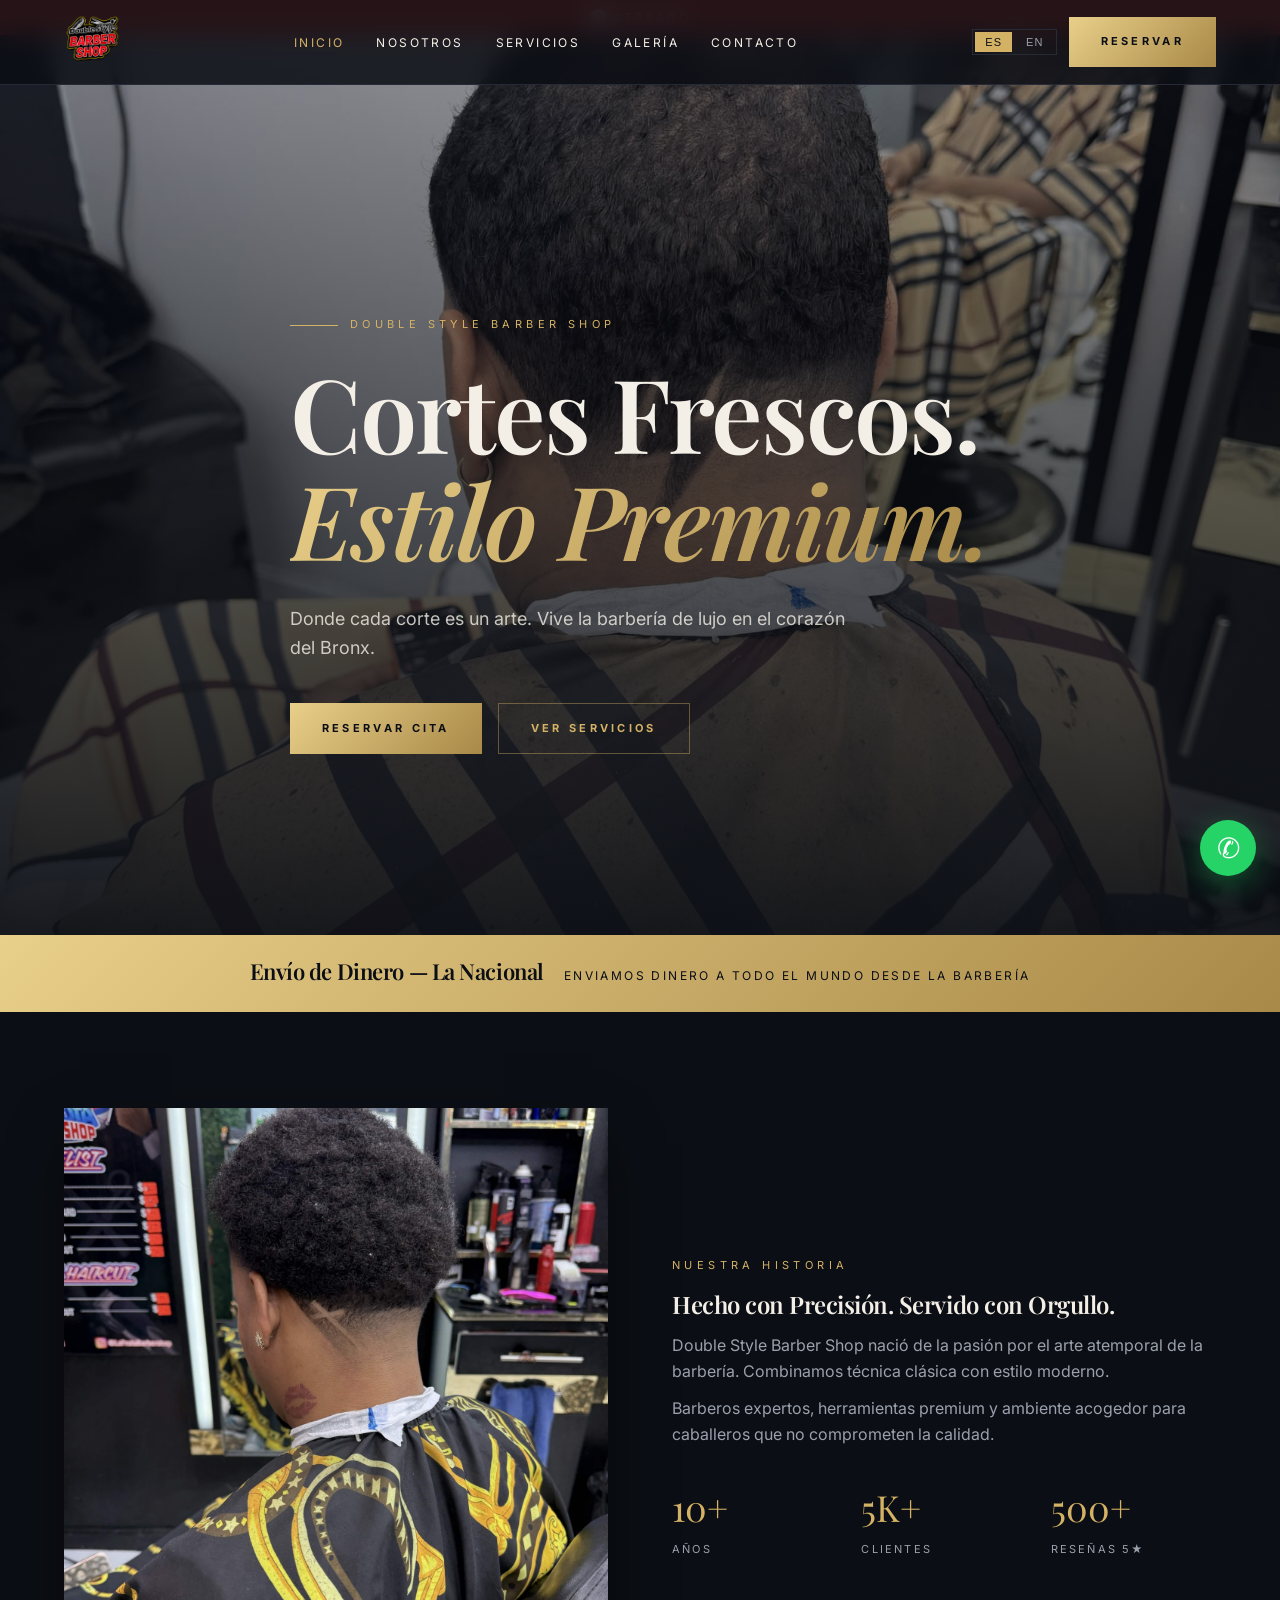
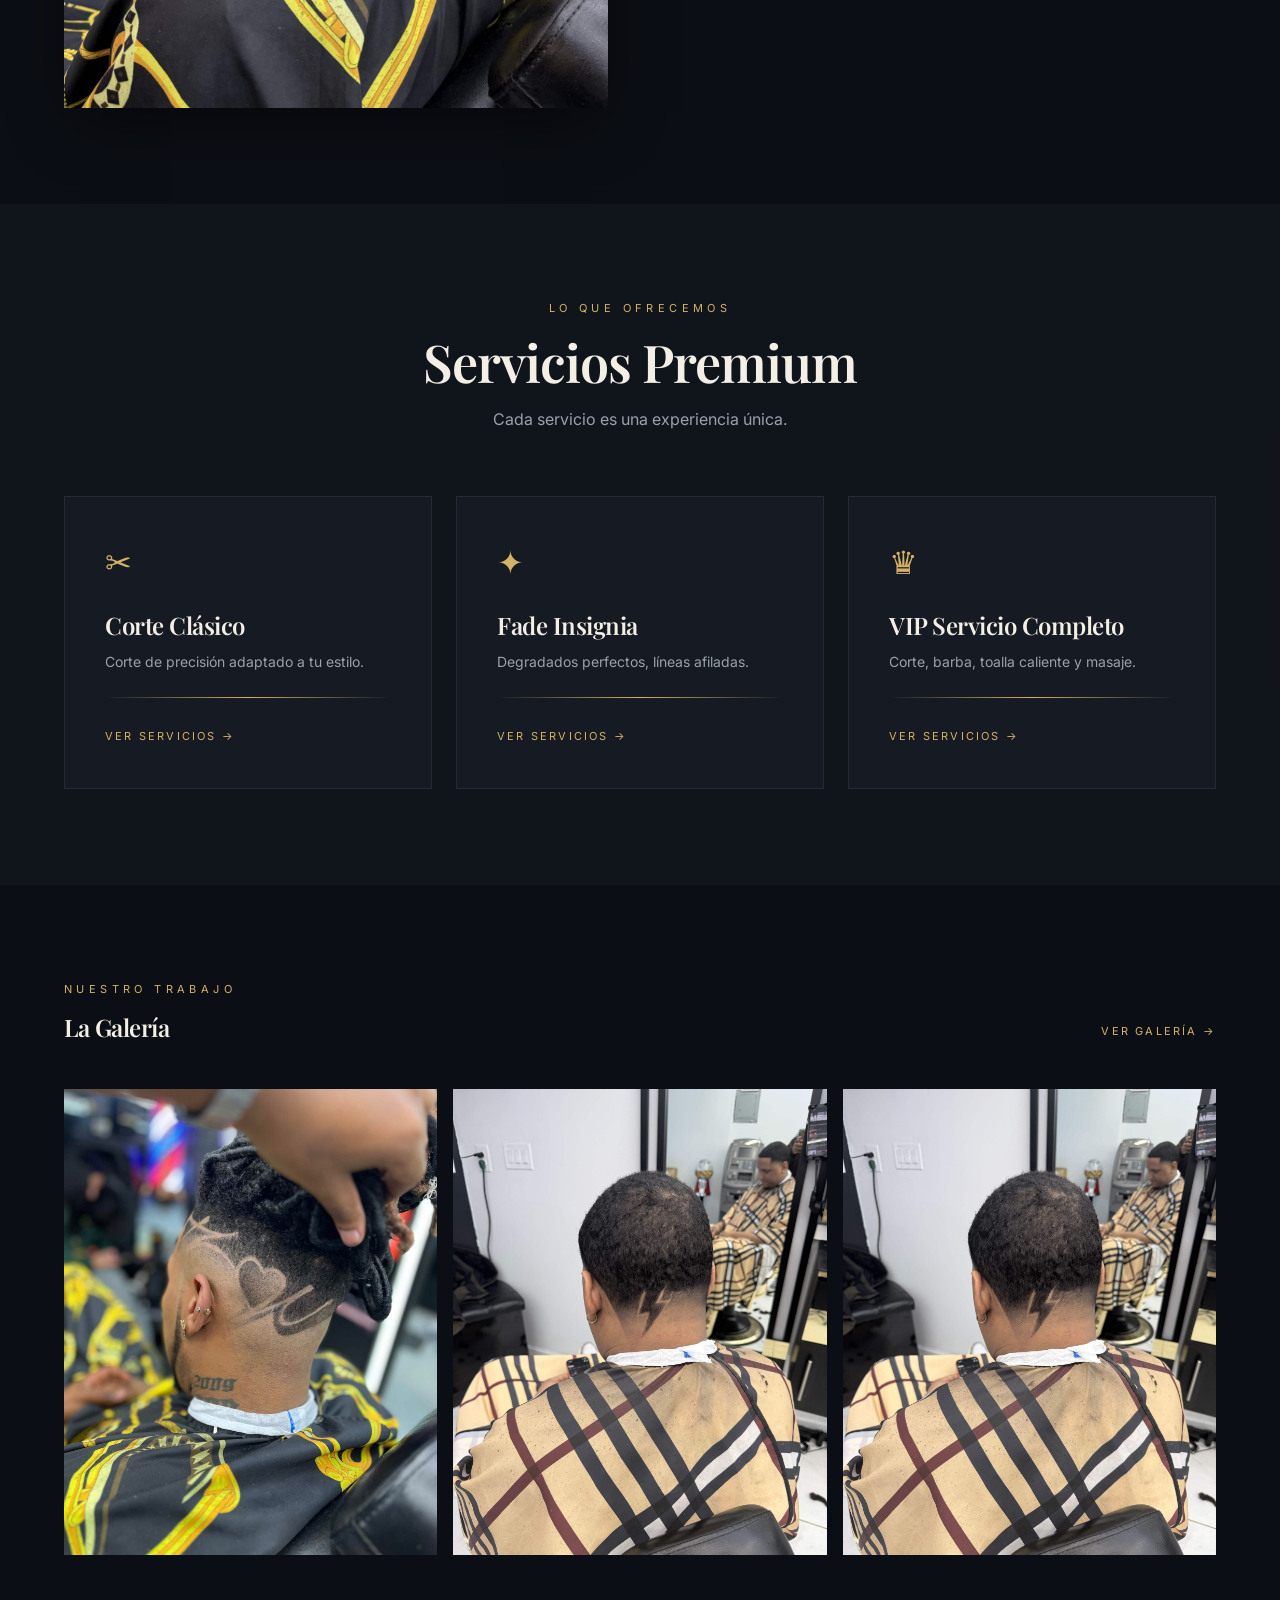
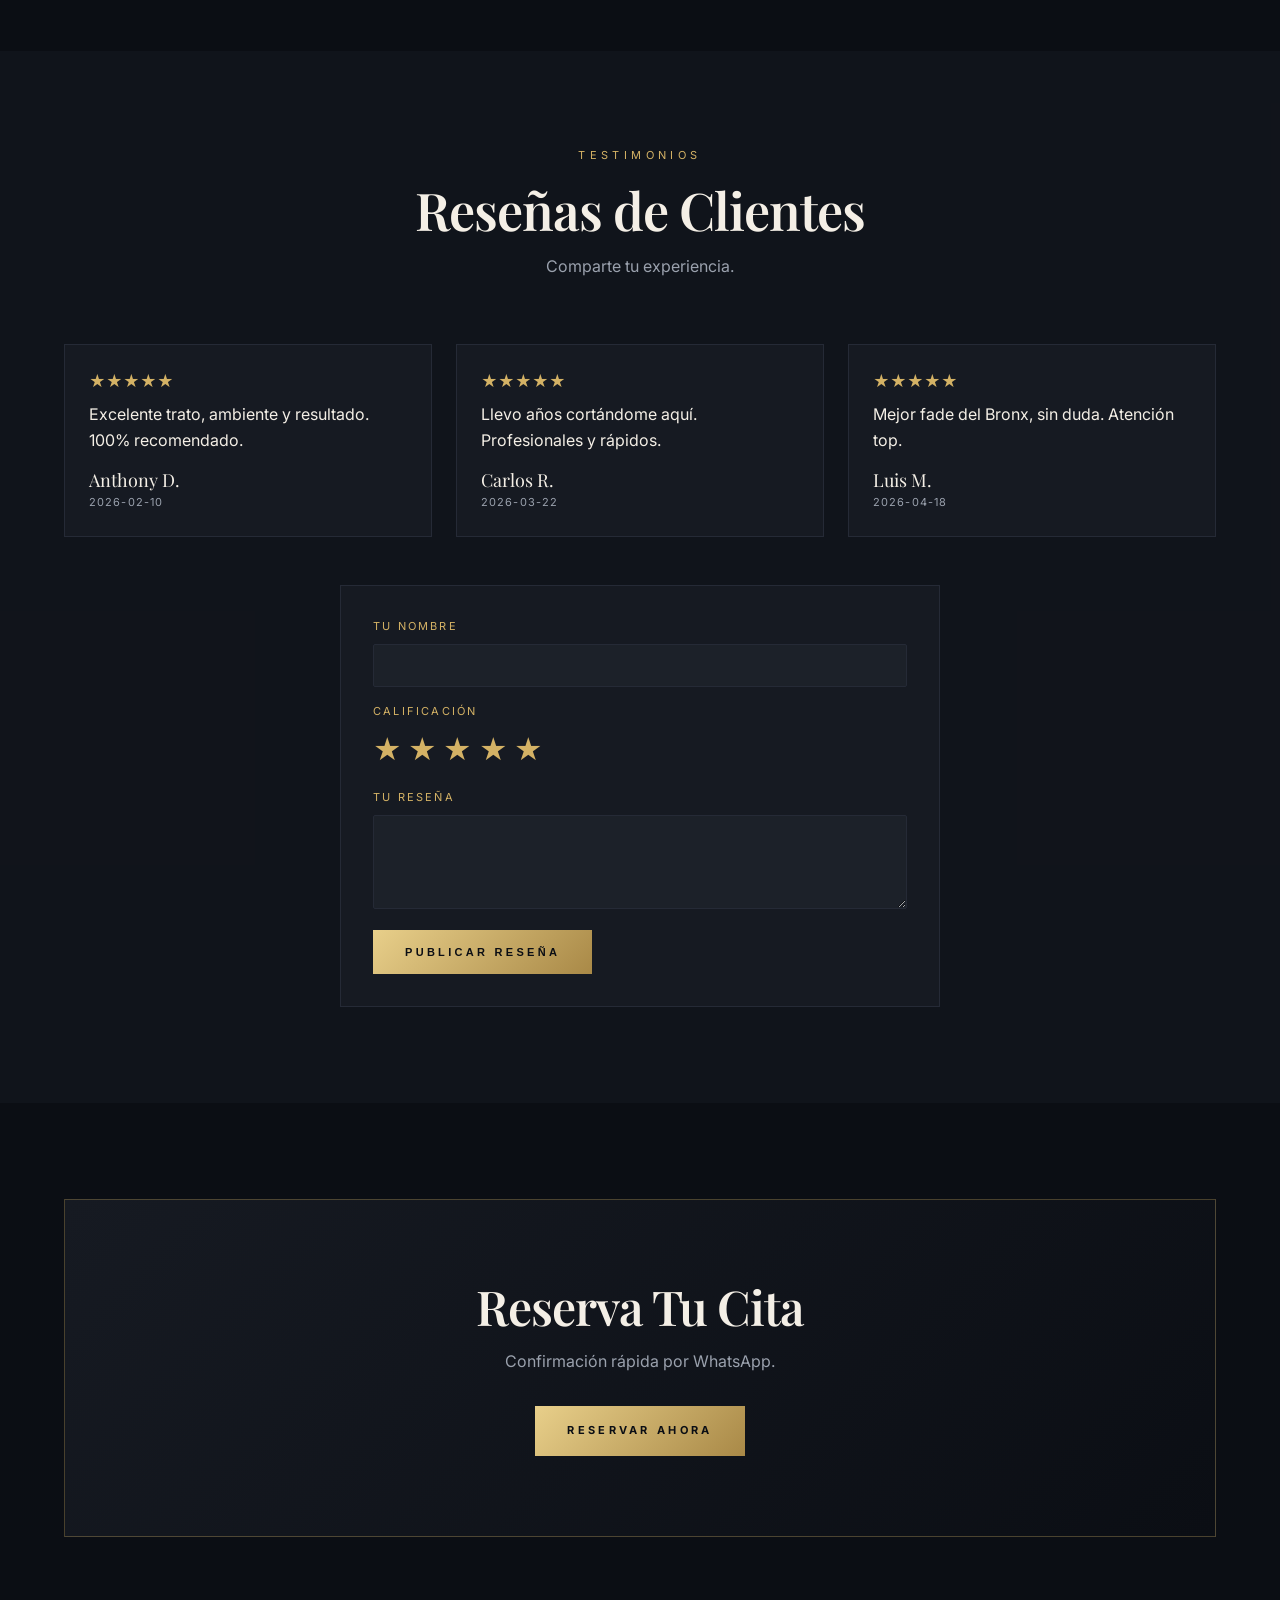
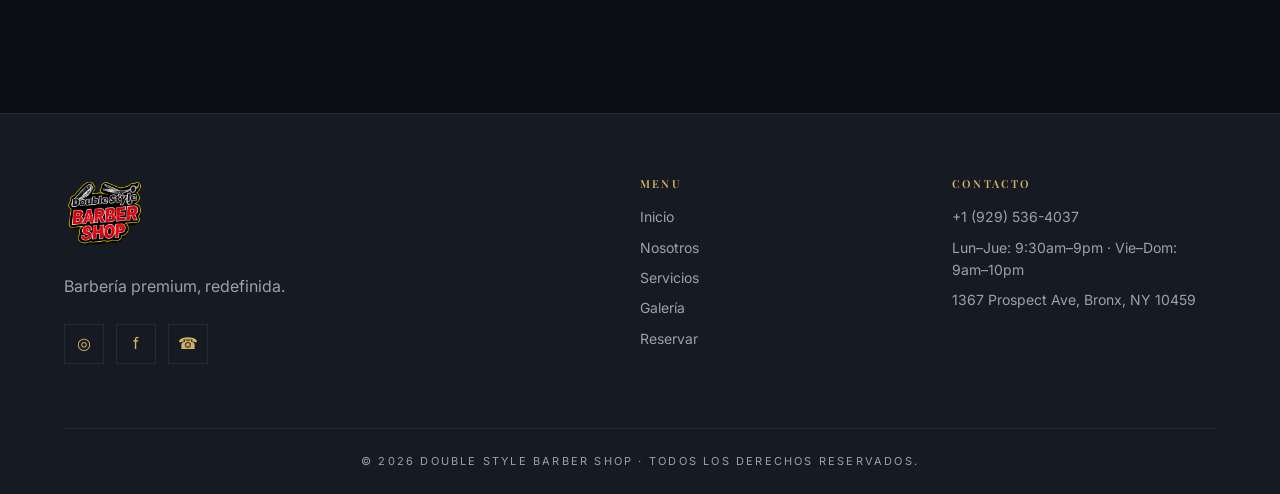
<file: index.html>
<!DOCTYPE html>
<html lang="es">
<head>
<meta charset="utf-8">
<meta name="viewport" content="width=device-width,initial-scale=1">
<title>Double Style Barber Shop — Fresh Cuts. Premium Style.</title>
<meta name="description" content="Double Style Barber Shop — Premium cuts, fades & money transfers in the Bronx. 1367 Prospect Ave.">
<link rel="preconnect" href="https://fonts.googleapis.com">
<link rel="preconnect" href="https://fonts.gstatic.com" crossorigin>
<link rel="stylesheet" href="https://fonts.googleapis.com/css2?family=Playfair+Display:wght@400;500;600;700;900&family=Inter:wght@300;400;500;600;700&display=swap">
<link rel="icon" href="assets/logo.png">
<link rel="stylesheet" href="styles.css">
</head>
<body>

<div id="status-banner" class="status-banner status-closed">⬤ Cargando…</div>
<header class="site">
  <nav class="nav">
    <a class="logo" href="index.html"><img src="assets/logo.png" alt="Double Style Barber Shop"></a>
    <ul id="navlist"><li><a class="active" href="index.html" data-es="Inicio" data-en="Home">Inicio</a></li><li><a class="" href="about.html" data-es="Nosotros" data-en="About">Nosotros</a></li><li><a class="" href="services.html" data-es="Servicios" data-en="Services">Servicios</a></li><li><a class="" href="gallery.html" data-es="Galería" data-en="Gallery">Galería</a></li><li><a class="" href="contact.html" data-es="Contacto" data-en="Contact">Contacto</a></li></ul>
    <div class="cta">
      <div class="lang-switch">
        <button data-lang="es" class="active">ES</button>
        <button data-lang="en">EN</button>
      </div>
      <a class="btn btn-gold" href="book.html" data-es="Reservar" data-en="Book Now">Reservar</a>
      <button class="menu-toggle" onclick="document.getElementById('navlist').classList.toggle('open')">☰</button>
    </div>
  </nav>
</header>

<main>

<section class="hero">
  <video autoplay muted loop playsinline poster="assets/gallery-real-1.jpg">
    <source src="assets/barber-video.mov" type="video/quicktime">
    <source src="assets/barber-video.mov" type="video/mp4">
  </video>
  <div class="container">
    <span class="eyebrow"><span style="display:inline-block;width:48px;height:1px;background:var(--gold);vertical-align:middle;margin-right:12px"></span>Double Style Barber Shop</span>
    <h1><span data-es="Cortes Frescos." data-en="Fresh Cuts.">Cortes Frescos.</span><br><span class="text-grad-gold" data-es="Estilo Premium." data-en="Premium Style.">Estilo Premium.</span></h1>
    <p class="sub" data-es="Donde cada corte es un arte. Vive la barbería de lujo en el corazón del Bronx." data-en="Where every cut is a craft. Experience luxury barbering in the heart of the Bronx.">Donde cada corte es un arte. Vive la barbería de lujo en el corazón del Bronx.</p>
    <div class="actions">
      <a class="btn btn-gold" href="book.html" data-es="Reservar Cita" data-en="Book Appointment">Reservar Cita</a>
      <a class="btn btn-outline" href="services.html" data-es="Ver Servicios" data-en="View Services">Ver Servicios</a>
    </div>
  </div>
</section>

<section class="money-strip">
  <h3 data-es="Envío de Dinero — La Nacional" data-en="Money Transfers — La Nacional">Envío de Dinero — La Nacional</h3>
  <span data-es="Enviamos dinero a todo el mundo desde la barbería" data-en="Send money worldwide from our shop">Enviamos dinero a todo el mundo desde la barbería</span>
</section>

<section class="padded">
  <div class="container grid-2">
    <div style="position:relative">
      <img src="assets/gallery-real-4.jpg" class="ratio-cover shadow-luxury" alt="Real cut">
    </div>
    <div>
      <span class="eyebrow" data-es="Nuestra Historia" data-en="Our Story">Nuestra Historia</span>
      <h2 data-es="Hecho con Precisión. Servido con Orgullo." data-en="Crafted with Precision. Served with Pride.">Hecho con Precisión. Servido con Orgullo.</h2>
      <p class="muted" style="margin-top:16px" data-es="Double Style Barber Shop nació de la pasión por el arte atemporal de la barbería. Combinamos técnica clásica con estilo moderno." data-en="Double Style Barber Shop was born from a passion for the timeless art of barbering. Old-school craftsmanship meets modern style.">Double Style Barber Shop nació de la pasión por el arte atemporal de la barbería. Combinamos técnica clásica con estilo moderno.</p>
      <p class="muted" style="margin-top:12px" data-es="Barberos expertos, herramientas premium y ambiente acogedor para caballeros que no comprometen la calidad." data-en="Skilled barbers, premium tools, and a welcoming atmosphere for gentlemen who refuse to compromise on quality.">Barberos expertos, herramientas premium y ambiente acogedor para caballeros que no comprometen la calidad.</p>
      <div class="stats">
        <div class="stat"><div class="num">10+</div><div class="lbl" data-es="Años" data-en="Years">Años</div></div>
        <div class="stat"><div class="num">5K+</div><div class="lbl" data-es="Clientes" data-en="Clients">Clientes</div></div>
        <div class="stat"><div class="num">500+</div><div class="lbl" data-es="Reseñas 5★" data-en="5★ Reviews">Reseñas 5★</div></div>
      </div>
    </div>
  </div>
</section>

<section class="padded" style="background:rgba(22,26,34,.5)">
  <div class="container">
    <div class="section-head">
      <span class="eyebrow" data-es="Lo Que Ofrecemos" data-en="What We Offer">Lo Que Ofrecemos</span>
      <h2 data-es="Servicios Premium" data-en="Premium Services">Servicios Premium</h2>
      <p data-es="Cada servicio es una experiencia única." data-en="Every service is a signature experience.">Cada servicio es una experiencia única.</p>
    </div>
    <div class="cards">
      <div class="card"><span class="icon">✂</span><h3 data-es="Corte Clásico" data-en="Classic Haircut">Corte Clásico</h3><p data-es="Corte de precisión adaptado a tu estilo." data-en="Precision cut tailored to your style.">Corte de precisión adaptado a tu estilo.</p><div class="divider-gold"></div><a href="services.html" class="gold" style="font-size:11px;letter-spacing:.2em;text-transform:uppercase" data-es="Ver Servicios →" data-en="View Services →">Ver Servicios →</a></div>
      <div class="card"><span class="icon">✦</span><h3 data-es="Fade Insignia" data-en="Signature Fade">Fade Insignia</h3><p data-es="Degradados perfectos, líneas afiladas." data-en="Seamless gradients, sharp edges.">Degradados perfectos, líneas afiladas.</p><div class="divider-gold"></div><a href="services.html" class="gold" style="font-size:11px;letter-spacing:.2em;text-transform:uppercase" data-es="Ver Servicios →" data-en="View Services →">Ver Servicios →</a></div>
      <div class="card"><span class="icon">♛</span><h3 data-es="VIP Servicio Completo" data-en="VIP Full Service">VIP Servicio Completo</h3><p data-es="Corte, barba, toalla caliente y masaje." data-en="Cut, beard, hot towel, scalp massage.">Corte, barba, toalla caliente y masaje.</p><div class="divider-gold"></div><a href="services.html" class="gold" style="font-size:11px;letter-spacing:.2em;text-transform:uppercase" data-es="Ver Servicios →" data-en="View Services →">Ver Servicios →</a></div>
    </div>
  </div>
</section>

<section class="padded">
  <div class="container">
    <div class="row-spread">
      <div>
        <span class="eyebrow" data-es="Nuestro Trabajo" data-en="Our Work">Nuestro Trabajo</span>
        <h2 data-es="La Galería" data-en="The Gallery">La Galería</h2>
      </div>
      <a href="gallery.html" class="gold" style="font-size:11px;letter-spacing:.2em;text-transform:uppercase">Ver Galería →</a>
    </div>
    <div class="gallery-grid">
      <div class="item"><img src="assets/gallery-real-2.jpg" alt="Cut"></div>
      <div class="item"><img src="assets/gallery-real-3.jpg" alt="Cut"></div>
      <div class="item"><img src="assets/gallery-real-1.jpg" alt="Cut"></div>
    </div>
  </div>
</section>

<section class="padded" style="background:rgba(22,26,34,.5)">
  <div class="container">
    <div class="section-head">
      <span class="eyebrow" data-es="Testimonios" data-en="Reviews">Testimonios</span>
      <h2 data-es="Reseñas de Clientes" data-en="Client Reviews">Reseñas de Clientes</h2>
      <p data-es="Comparte tu experiencia." data-en="Share your experience.">Comparte tu experiencia.</p>
    </div>
    <div id="reviews-list" class="reviews-grid"></div>
    <form class="review-form" id="review-form">
      <label><span data-es="Tu nombre" data-en="Your name">Tu nombre</span><input name="name" required maxlength="50"></label>
      <label><span data-es="Calificación" data-en="Rating">Calificación</span>
        <div id="star-input" class="star-input"><span class="on">★</span><span class="on">★</span><span class="on">★</span><span class="on">★</span><span class="on">★</span></div>
      </label>
      <label><span data-es="Tu reseña" data-en="Your review">Tu reseña</span><textarea name="text" rows="4" required maxlength="400"></textarea></label>
      <button class="btn btn-gold" type="submit" data-es="Publicar Reseña" data-en="Submit Review">Publicar Reseña</button>
    </form>
  </div>
</section>

<section class="padded">
  <div class="container">
    <div class="cta-block">
      <h2 data-es="Reserva Tu Cita" data-en="Book Your Appointment">Reserva Tu Cita</h2>
      <p class="muted" data-es="Confirmación rápida por WhatsApp." data-en="Quick confirmation via WhatsApp.">Confirmación rápida por WhatsApp.</p>
      <a class="btn btn-gold" href="book.html" data-es="Reservar Ahora" data-en="Book Now">Reservar Ahora</a>
    </div>
  </div>
</section>

</main>

<footer class="site">
  <div class="container">
    <div class="grid-f">
      <div>
        <img src="assets/logo.png" alt="Double Style" style="height:80px;margin-bottom:16px">
        <p class="muted" style="max-width:380px" data-es="Barbería premium, redefinida." data-en="Premium barbering, redefined.">Barbería premium, redefinida.</p>
        <div class="socials">
          <a href="#" aria-label="Instagram">◎</a>
          <a href="#" aria-label="Facebook">f</a>
          <a href="tel:19295364037" aria-label="Phone">☎</a>
        </div>
      </div>
      <div>
        <h4>Menu</h4>
        <ul>
          <li><a href="index.html" data-es="Inicio" data-en="Home">Inicio</a></li>
          <li><a href="about.html" data-es="Nosotros" data-en="About">Nosotros</a></li>
          <li><a href="services.html" data-es="Servicios" data-en="Services">Servicios</a></li>
          <li><a href="gallery.html" data-es="Galería" data-en="Gallery">Galería</a></li>
          <li><a href="book.html" data-es="Reservar" data-en="Book">Reservar</a></li>
        </ul>
      </div>
      <div>
        <h4 data-es="Contacto" data-en="Contact">Contacto</h4>
        <ul>
          <li>+1 (929) 536-4037</li>
          <li>Lun–Jue: 9:30am–9pm · Vie–Dom: 9am–10pm</li>
          <li>1367 Prospect Ave, Bronx, NY 10459</li>
        </ul>
      </div>
    </div>
    <div class="copyright">© <span id="year"></span> Double Style Barber Shop · <span data-es="Todos los derechos reservados." data-en="All rights reserved.">Todos los derechos reservados.</span></div>
  </div>
</footer>
<a class="wa-float" href="https://wa.me/19295364037" target="_blank" rel="noopener" aria-label="WhatsApp">✆</a>

<script src="app.js"></script>

</body>
</html>
</file>
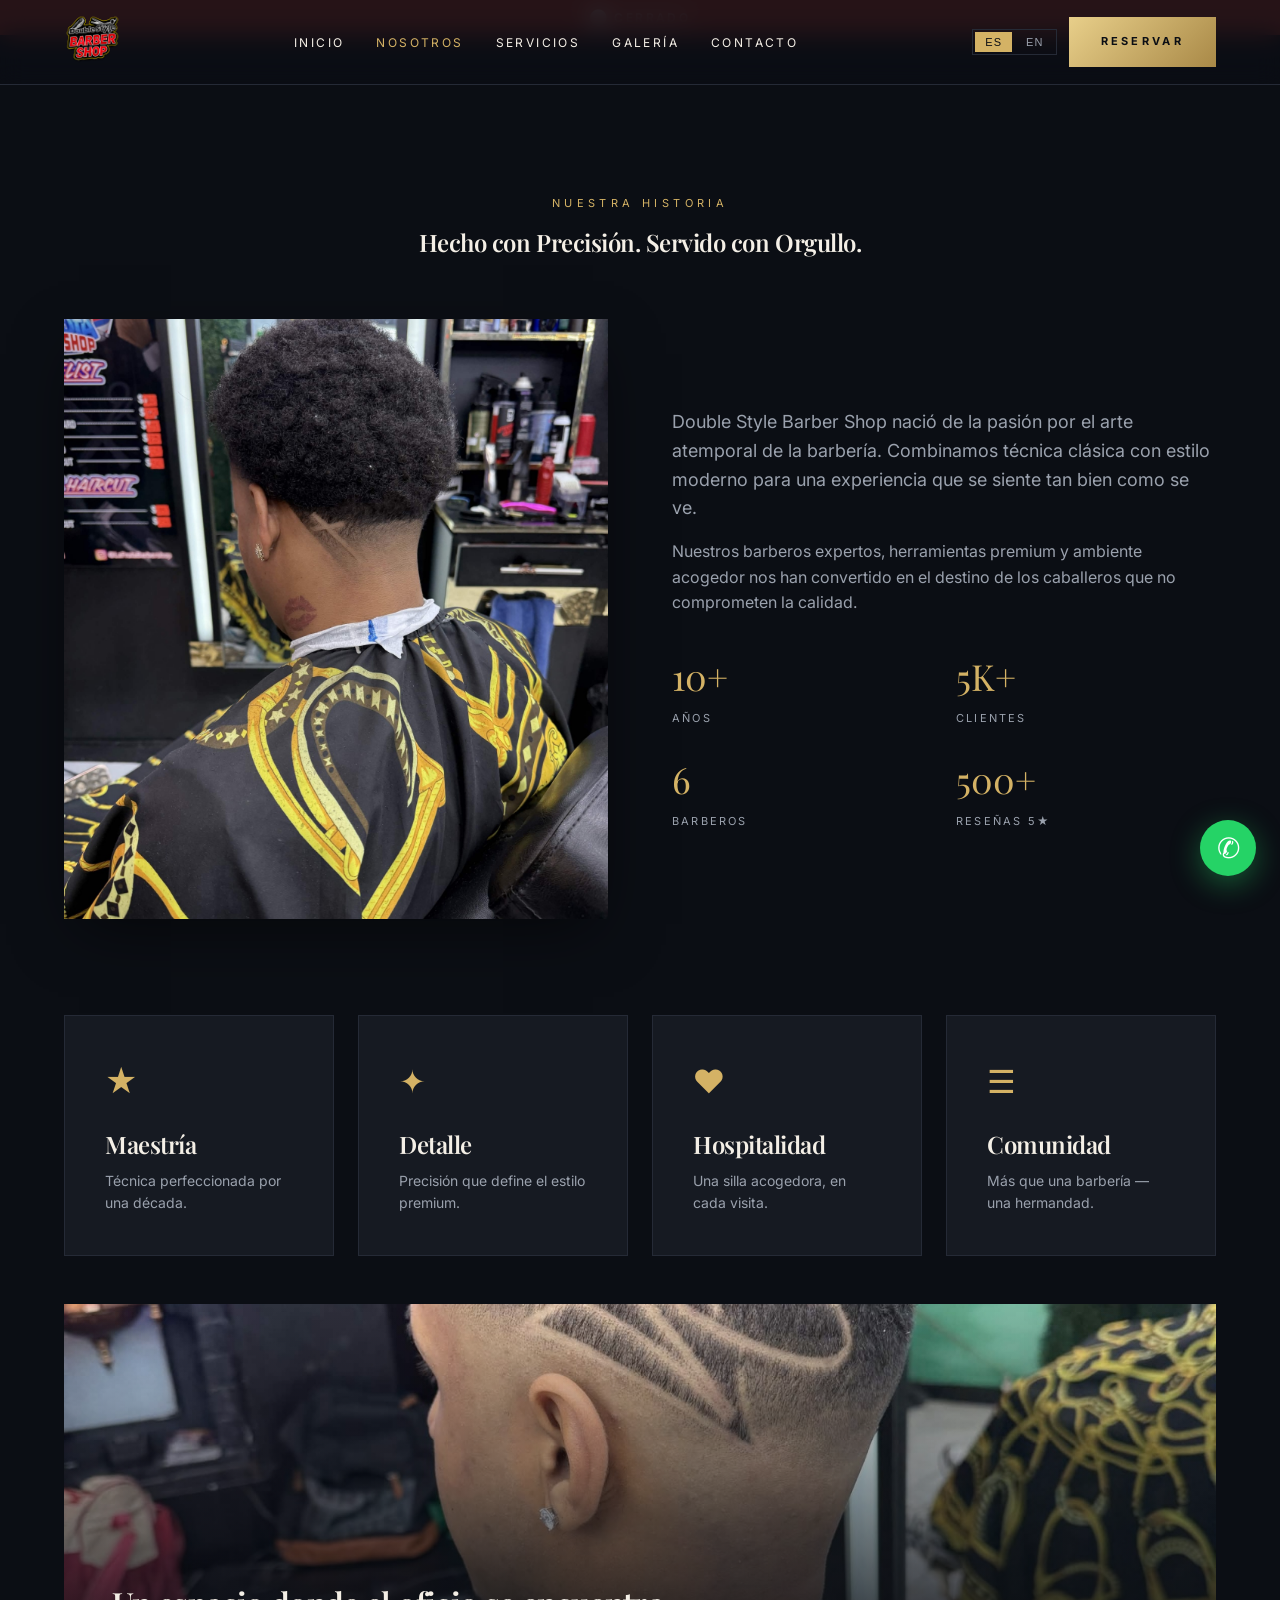
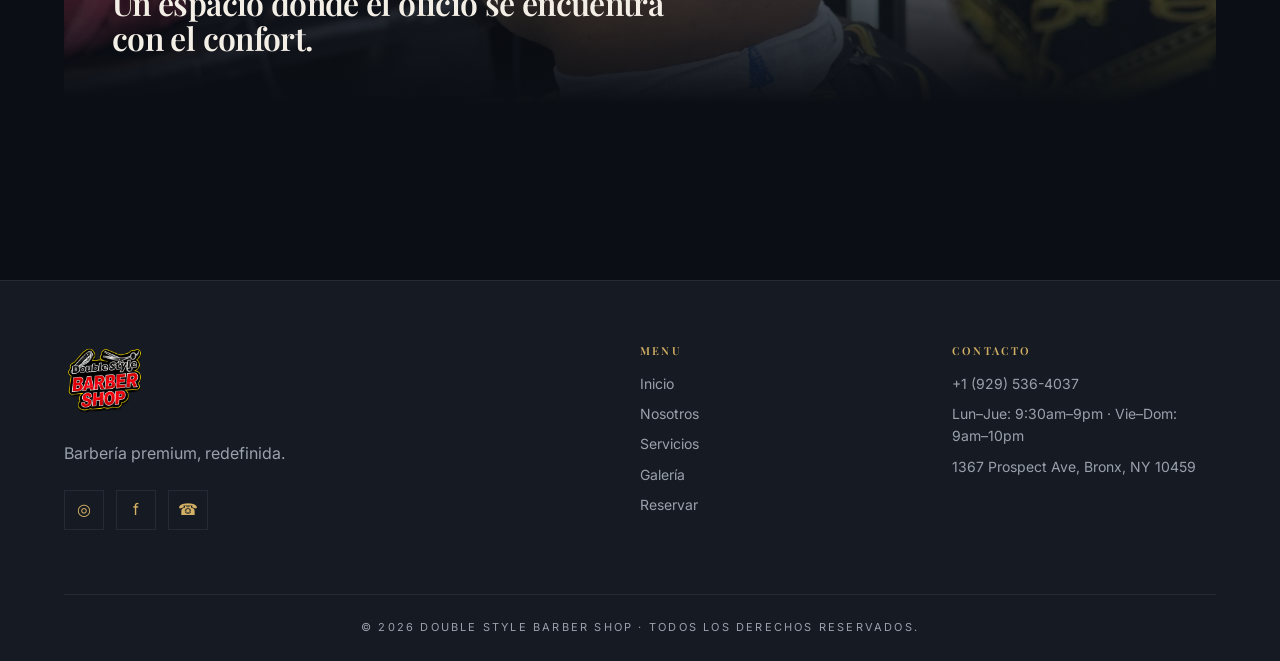
<file: about.html>
<!DOCTYPE html>
<html lang="es">
<head>
<meta charset="utf-8">
<meta name="viewport" content="width=device-width,initial-scale=1">
<title>Nosotros — Double Style Barber Shop</title>
<meta name="description" content="Double Style Barber Shop — Premium cuts, fades & money transfers in the Bronx. 1367 Prospect Ave.">
<link rel="preconnect" href="https://fonts.googleapis.com">
<link rel="preconnect" href="https://fonts.gstatic.com" crossorigin>
<link rel="stylesheet" href="https://fonts.googleapis.com/css2?family=Playfair+Display:wght@400;500;600;700;900&family=Inter:wght@300;400;500;600;700&display=swap">
<link rel="icon" href="assets/logo.png">
<link rel="stylesheet" href="styles.css">
</head>
<body>

<div id="status-banner" class="status-banner status-closed">⬤ Cargando…</div>
<header class="site">
  <nav class="nav">
    <a class="logo" href="index.html"><img src="assets/logo.png" alt="Double Style Barber Shop"></a>
    <ul id="navlist"><li><a class="" href="index.html" data-es="Inicio" data-en="Home">Inicio</a></li><li><a class="active" href="about.html" data-es="Nosotros" data-en="About">Nosotros</a></li><li><a class="" href="services.html" data-es="Servicios" data-en="Services">Servicios</a></li><li><a class="" href="gallery.html" data-es="Galería" data-en="Gallery">Galería</a></li><li><a class="" href="contact.html" data-es="Contacto" data-en="Contact">Contacto</a></li></ul>
    <div class="cta">
      <div class="lang-switch">
        <button data-lang="es" class="active">ES</button>
        <button data-lang="en">EN</button>
      </div>
      <a class="btn btn-gold" href="book.html" data-es="Reservar" data-en="Book Now">Reservar</a>
      <button class="menu-toggle" onclick="document.getElementById('navlist').classList.toggle('open')">☰</button>
    </div>
  </nav>
</header>

<main>

<section class="padded" style="padding-top:160px">
  <div class="container">
    <div class="section-head">
      <span class="eyebrow" data-es="Nuestra Historia" data-en="Our Story">Nuestra Historia</span>
      <h1 data-es="Hecho con Precisión. Servido con Orgullo." data-en="Crafted with Precision. Served with Pride.">Hecho con Precisión. Servido con Orgullo.</h1>
    </div>
    <div class="grid-2" style="margin-bottom:96px">
      <img src="assets/gallery-real-4.jpg" class="ratio-cover shadow-luxury" alt="Master barber">
      <div>
        <p class="muted" style="font-size:18px" data-es="Double Style Barber Shop nació de la pasión por el arte atemporal de la barbería. Combinamos técnica clásica con estilo moderno para una experiencia que se siente tan bien como se ve." data-en="Double Style Barber Shop was born from a passion for timeless barbering. We blend old-school craft with modern style.">Double Style Barber Shop nació de la pasión por el arte atemporal de la barbería. Combinamos técnica clásica con estilo moderno para una experiencia que se siente tan bien como se ve.</p>
        <p class="muted" style="margin-top:16px" data-es="Nuestros barberos expertos, herramientas premium y ambiente acogedor nos han convertido en el destino de los caballeros que no comprometen la calidad." data-en="Our skilled barbers, premium tools, and welcoming atmosphere make us the destination for gentlemen who refuse to compromise.">Nuestros barberos expertos, herramientas premium y ambiente acogedor nos han convertido en el destino de los caballeros que no comprometen la calidad.</p>
        <div class="stats" style="grid-template-columns:1fr 1fr;margin-top:32px">
          <div class="stat"><div class="num">10+</div><div class="lbl">Años</div></div>
          <div class="stat"><div class="num">5K+</div><div class="lbl">Clientes</div></div>
          <div class="stat"><div class="num">6</div><div class="lbl">Barberos</div></div>
          <div class="stat"><div class="num">500+</div><div class="lbl">Reseñas 5★</div></div>
        </div>
      </div>
    </div>
    <div class="values-grid" style="margin-bottom:48px">
      <div class="card"><span class="icon">★</span><h3>Maestría</h3><p>Técnica perfeccionada por una década.</p></div>
      <div class="card"><span class="icon">✦</span><h3>Detalle</h3><p>Precisión que define el estilo premium.</p></div>
      <div class="card"><span class="icon">♥</span><h3>Hospitalidad</h3><p>Una silla acogedora, en cada visita.</p></div>
      <div class="card"><span class="icon">☰</span><h3>Comunidad</h3><p>Más que una barbería — una hermandad.</p></div>
    </div>
    <div class="about-band">
      <img src="assets/gallery-real-5.jpg" alt="Shop interior">
      <div class="overlay"><h3 data-es="Un espacio donde el oficio se encuentra con el confort." data-en="A space where craftsmanship meets comfort.">Un espacio donde el oficio se encuentra con el confort.</h3></div>
    </div>
  </div>
</section>

</main>

<footer class="site">
  <div class="container">
    <div class="grid-f">
      <div>
        <img src="assets/logo.png" alt="Double Style" style="height:80px;margin-bottom:16px">
        <p class="muted" style="max-width:380px" data-es="Barbería premium, redefinida." data-en="Premium barbering, redefined.">Barbería premium, redefinida.</p>
        <div class="socials">
          <a href="#" aria-label="Instagram">◎</a>
          <a href="#" aria-label="Facebook">f</a>
          <a href="tel:19295364037" aria-label="Phone">☎</a>
        </div>
      </div>
      <div>
        <h4>Menu</h4>
        <ul>
          <li><a href="index.html" data-es="Inicio" data-en="Home">Inicio</a></li>
          <li><a href="about.html" data-es="Nosotros" data-en="About">Nosotros</a></li>
          <li><a href="services.html" data-es="Servicios" data-en="Services">Servicios</a></li>
          <li><a href="gallery.html" data-es="Galería" data-en="Gallery">Galería</a></li>
          <li><a href="book.html" data-es="Reservar" data-en="Book">Reservar</a></li>
        </ul>
      </div>
      <div>
        <h4 data-es="Contacto" data-en="Contact">Contacto</h4>
        <ul>
          <li>+1 (929) 536-4037</li>
          <li>Lun–Jue: 9:30am–9pm · Vie–Dom: 9am–10pm</li>
          <li>1367 Prospect Ave, Bronx, NY 10459</li>
        </ul>
      </div>
    </div>
    <div class="copyright">© <span id="year"></span> Double Style Barber Shop · <span data-es="Todos los derechos reservados." data-en="All rights reserved.">Todos los derechos reservados.</span></div>
  </div>
</footer>
<a class="wa-float" href="https://wa.me/19295364037" target="_blank" rel="noopener" aria-label="WhatsApp">✆</a>

<script src="app.js"></script>

</body>
</html>
</file>
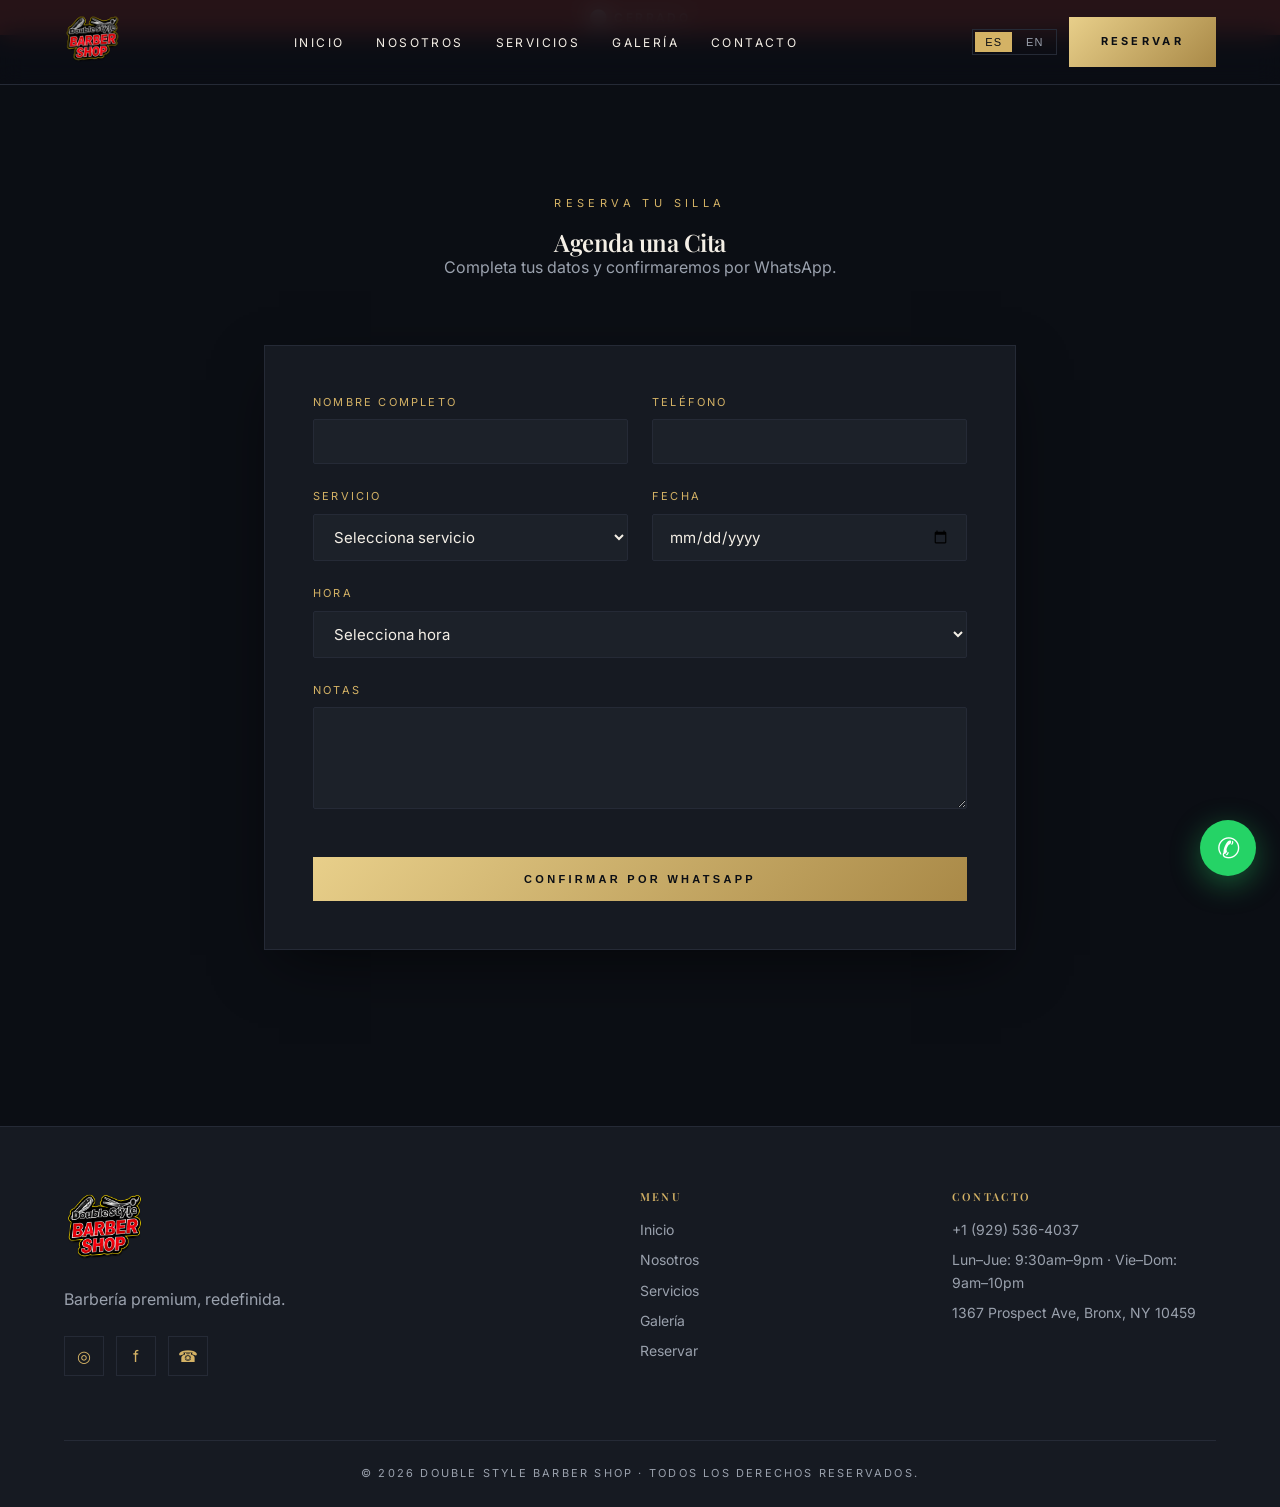
<file: book.html>
<!DOCTYPE html>
<html lang="es">
<head>
<meta charset="utf-8">
<meta name="viewport" content="width=device-width,initial-scale=1">
<title>Reservar — Double Style Barber Shop</title>
<meta name="description" content="Double Style Barber Shop — Premium cuts, fades & money transfers in the Bronx. 1367 Prospect Ave.">
<link rel="preconnect" href="https://fonts.googleapis.com">
<link rel="preconnect" href="https://fonts.gstatic.com" crossorigin>
<link rel="stylesheet" href="https://fonts.googleapis.com/css2?family=Playfair+Display:wght@400;500;600;700;900&family=Inter:wght@300;400;500;600;700&display=swap">
<link rel="icon" href="assets/logo.png">
<link rel="stylesheet" href="styles.css">
</head>
<body>

<div id="status-banner" class="status-banner status-closed">⬤ Cargando…</div>
<header class="site">
  <nav class="nav">
    <a class="logo" href="index.html"><img src="assets/logo.png" alt="Double Style Barber Shop"></a>
    <ul id="navlist"><li><a class="" href="index.html" data-es="Inicio" data-en="Home">Inicio</a></li><li><a class="" href="about.html" data-es="Nosotros" data-en="About">Nosotros</a></li><li><a class="" href="services.html" data-es="Servicios" data-en="Services">Servicios</a></li><li><a class="" href="gallery.html" data-es="Galería" data-en="Gallery">Galería</a></li><li><a class="" href="contact.html" data-es="Contacto" data-en="Contact">Contacto</a></li></ul>
    <div class="cta">
      <div class="lang-switch">
        <button data-lang="es" class="active">ES</button>
        <button data-lang="en">EN</button>
      </div>
      <a class="btn btn-gold" href="book.html" data-es="Reservar" data-en="Book Now">Reservar</a>
      <button class="menu-toggle" onclick="document.getElementById('navlist').classList.toggle('open')">☰</button>
    </div>
  </nav>
</header>

<main>

<section class="padded" style="padding-top:160px">
  <div class="container" style="max-width:800px">
    <div class="section-head">
      <span class="eyebrow" data-es="Reserva Tu Silla" data-en="Reserve Your Chair">Reserva Tu Silla</span>
      <h1 data-es="Agenda una Cita" data-en="Book an Appointment">Agenda una Cita</h1>
      <p data-es="Completa tus datos y confirmaremos por WhatsApp." data-en="Fill in your details and we'll confirm via WhatsApp.">Completa tus datos y confirmaremos por WhatsApp.</p>
    </div>
    <form class="book-form" id="book-form">
      <div class="grid-2-form">
        <label><span class="lbl" data-es="Nombre Completo" data-en="Full Name">Nombre Completo</span><input name="name" required maxlength="80"></label>
        <label><span class="lbl" data-es="Teléfono" data-en="Phone">Teléfono</span><input name="phone" type="tel" required maxlength="25"></label>
      </div>
      <div class="grid-2-form">
        <label><span class="lbl" data-es="Servicio" data-en="Service">Servicio</span>
          <select name="service" required>
            <option value="" data-es="Selecciona servicio" data-en="Select service">Selecciona servicio</option>
            <option>Corte Completo - $30</option>
            <option>Corte + Barba - $35</option>
            <option>Shape Up - $20</option>
            <option>Shape Up + Barba - $25</option>
            <option>Corte Full Exclusivo - $50</option>
            <option>Cejas - $10</option>
            <option>Shape Up Niños - $15</option>
            <option>Corte Completo Niños - $25</option>
          </select>
        </label>
        <label><span class="lbl" data-es="Fecha" data-en="Date">Fecha</span><input type="date" name="date" required></label>
      </div>
      <label><span class="lbl" data-es="Hora" data-en="Time">Hora</span>
        <select name="time" required>
          <option value="" data-es="Selecciona hora" data-en="Select time">Selecciona hora</option>
          <option>09:00</option><option>10:00</option><option>11:00</option><option>12:00</option><option>13:00</option><option>14:00</option><option>15:00</option><option>16:00</option><option>17:00</option><option>18:00</option><option>19:00</option><option>20:00</option>
        </select>
      </label>
      <label><span class="lbl" data-es="Notas" data-en="Notes">Notas</span><textarea name="notes" rows="4" maxlength="400"></textarea></label>
      <button class="btn btn-gold" type="submit" data-es="Confirmar por WhatsApp" data-en="Confirm via WhatsApp">Confirmar por WhatsApp →</button>
    </form>
  </div>
</section>
<script>
document.getElementById('book-form').addEventListener('submit',function(e){
  e.preventDefault();
  const f=e.target;
  const fecha=new Date(f.date.value).toLocaleDateString('es-ES');
  const msg=`Hola, buenos días. Mi nombre es ${f.name.value}. Me gustaría agendar una cita en Double Style Barber Shop para el servicio de ${f.service.value}, el día ${fecha} a las ${f.time.value}. ${f.notes.value?'Nota: '+f.notes.value+'. ':''}Quedo atento, muchas gracias.`;
  window.open('https://wa.me/19295364037?text='+encodeURIComponent(msg),'_blank');
});
</script>

</main>

<footer class="site">
  <div class="container">
    <div class="grid-f">
      <div>
        <img src="assets/logo.png" alt="Double Style" style="height:80px;margin-bottom:16px">
        <p class="muted" style="max-width:380px" data-es="Barbería premium, redefinida." data-en="Premium barbering, redefined.">Barbería premium, redefinida.</p>
        <div class="socials">
          <a href="#" aria-label="Instagram">◎</a>
          <a href="#" aria-label="Facebook">f</a>
          <a href="tel:19295364037" aria-label="Phone">☎</a>
        </div>
      </div>
      <div>
        <h4>Menu</h4>
        <ul>
          <li><a href="index.html" data-es="Inicio" data-en="Home">Inicio</a></li>
          <li><a href="about.html" data-es="Nosotros" data-en="About">Nosotros</a></li>
          <li><a href="services.html" data-es="Servicios" data-en="Services">Servicios</a></li>
          <li><a href="gallery.html" data-es="Galería" data-en="Gallery">Galería</a></li>
          <li><a href="book.html" data-es="Reservar" data-en="Book">Reservar</a></li>
        </ul>
      </div>
      <div>
        <h4 data-es="Contacto" data-en="Contact">Contacto</h4>
        <ul>
          <li>+1 (929) 536-4037</li>
          <li>Lun–Jue: 9:30am–9pm · Vie–Dom: 9am–10pm</li>
          <li>1367 Prospect Ave, Bronx, NY 10459</li>
        </ul>
      </div>
    </div>
    <div class="copyright">© <span id="year"></span> Double Style Barber Shop · <span data-es="Todos los derechos reservados." data-en="All rights reserved.">Todos los derechos reservados.</span></div>
  </div>
</footer>
<a class="wa-float" href="https://wa.me/19295364037" target="_blank" rel="noopener" aria-label="WhatsApp">✆</a>

<script src="app.js"></script>

</body>
</html>
</file>
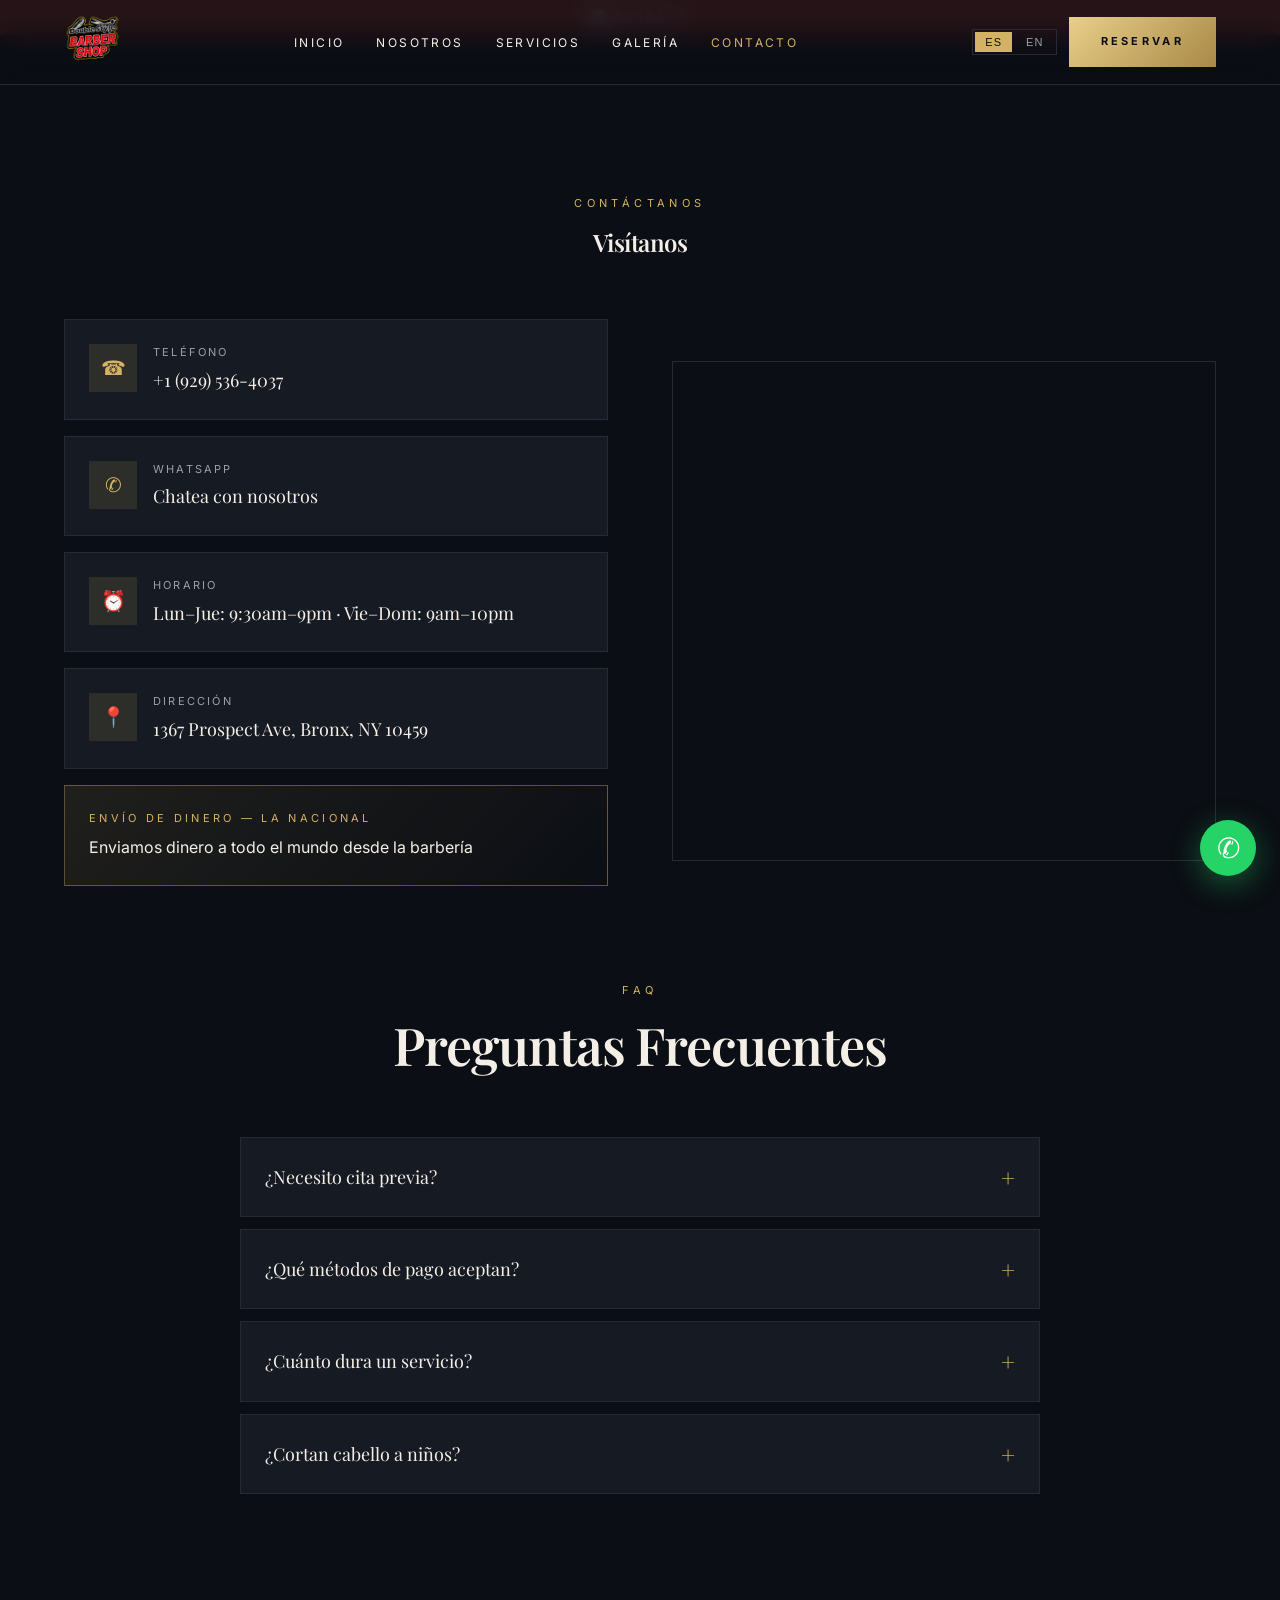
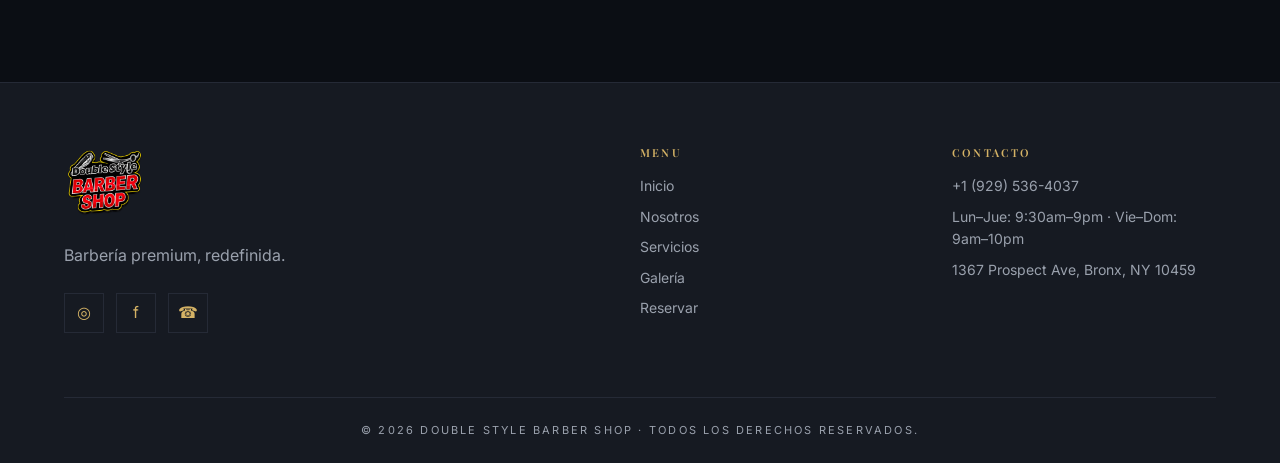
<file: contact.html>
<!DOCTYPE html>
<html lang="es">
<head>
<meta charset="utf-8">
<meta name="viewport" content="width=device-width,initial-scale=1">
<title>Contacto — Double Style Barber Shop</title>
<meta name="description" content="Double Style Barber Shop — Premium cuts, fades & money transfers in the Bronx. 1367 Prospect Ave.">
<link rel="preconnect" href="https://fonts.googleapis.com">
<link rel="preconnect" href="https://fonts.gstatic.com" crossorigin>
<link rel="stylesheet" href="https://fonts.googleapis.com/css2?family=Playfair+Display:wght@400;500;600;700;900&family=Inter:wght@300;400;500;600;700&display=swap">
<link rel="icon" href="assets/logo.png">
<link rel="stylesheet" href="styles.css">
</head>
<body>

<div id="status-banner" class="status-banner status-closed">⬤ Cargando…</div>
<header class="site">
  <nav class="nav">
    <a class="logo" href="index.html"><img src="assets/logo.png" alt="Double Style Barber Shop"></a>
    <ul id="navlist"><li><a class="" href="index.html" data-es="Inicio" data-en="Home">Inicio</a></li><li><a class="" href="about.html" data-es="Nosotros" data-en="About">Nosotros</a></li><li><a class="" href="services.html" data-es="Servicios" data-en="Services">Servicios</a></li><li><a class="" href="gallery.html" data-es="Galería" data-en="Gallery">Galería</a></li><li><a class="active" href="contact.html" data-es="Contacto" data-en="Contact">Contacto</a></li></ul>
    <div class="cta">
      <div class="lang-switch">
        <button data-lang="es" class="active">ES</button>
        <button data-lang="en">EN</button>
      </div>
      <a class="btn btn-gold" href="book.html" data-es="Reservar" data-en="Book Now">Reservar</a>
      <button class="menu-toggle" onclick="document.getElementById('navlist').classList.toggle('open')">☰</button>
    </div>
  </nav>
</header>

<main>

<section class="padded" style="padding-top:160px">
  <div class="container">
    <div class="section-head">
      <span class="eyebrow" data-es="Contáctanos" data-en="Get in Touch">Contáctanos</span>
      <h1 data-es="Visítanos" data-en="Visit Us">Visítanos</h1>
    </div>
    <div class="grid-2" style="margin-bottom:80px">
      <div>
        <a href="tel:19295364037" class="contact-card"><div class="ico">☎</div><div><div class="lbl" data-es="Teléfono" data-en="Phone">Teléfono</div><div class="val">+1 (929) 536-4037</div></div></a>
        <a href="https://wa.me/19295364037" target="_blank" rel="noopener" class="contact-card"><div class="ico">✆</div><div><div class="lbl">WhatsApp</div><div class="val" data-es="Chatea con nosotros" data-en="Chat with us">Chatea con nosotros</div></div></a>
        <div class="contact-card"><div class="ico">⏰</div><div><div class="lbl" data-es="Horario" data-en="Hours">Horario</div><div class="val">Lun–Jue: 9:30am–9pm · Vie–Dom: 9am–10pm</div></div></div>
        <a href="https://www.google.com/maps/search/?api=1&query=1367+Prospect+Ave+Bronx+NY+10459" target="_blank" rel="noopener" class="contact-card"><div class="ico">📍</div><div><div class="lbl" data-es="Dirección" data-en="Address">Dirección</div><div class="val">1367 Prospect Ave, Bronx, NY 10459</div></div></a>
        <div class="contact-promo">
          <div class="lbl" data-es="Envío de Dinero — La Nacional" data-en="Money Transfers — La Nacional">Envío de Dinero — La Nacional</div>
          <div data-es="Enviamos dinero a todo el mundo desde la barbería" data-en="Send money worldwide from our shop">Enviamos dinero a todo el mundo desde la barbería</div>
        </div>
      </div>
      <div class="map-frame">
        <iframe src="https://www.google.com/maps?q=1367+Prospect+Ave,+Bronx,+NY+10459&output=embed" loading="lazy" referrerpolicy="no-referrer-when-downgrade" title="Map"></iframe>
      </div>
    </div>
    <div class="faq">
      <div class="section-head"><span class="eyebrow">FAQ</span><h2 data-es="Preguntas Frecuentes" data-en="Frequently Asked">Preguntas Frecuentes</h2></div>
      <details><summary data-es="¿Necesito cita previa?" data-en="Do I need an appointment?">¿Necesito cita previa?</summary><p data-es="Recibimos walk-ins pero las citas garantizan tu lugar." data-en="Walk-ins welcome but appointments guarantee your spot.">Recibimos walk-ins pero las citas garantizan tu lugar.</p></details>
      <details><summary data-es="¿Qué métodos de pago aceptan?" data-en="What payment methods do you accept?">¿Qué métodos de pago aceptan?</summary><p data-es="Efectivo, todas las tarjetas, Zelle y CashApp." data-en="Cash, all major cards, Zelle, and CashApp.">Efectivo, todas las tarjetas, Zelle y CashApp.</p></details>
      <details><summary data-es="¿Cuánto dura un servicio?" data-en="How long does a service take?">¿Cuánto dura un servicio?</summary><p data-es="Un corte toma 30–45 minutos. El VIP completo unos 75 minutos." data-en="A haircut takes 30–45 minutes. VIP runs about 75 minutes.">Un corte toma 30–45 minutos. El VIP completo unos 75 minutos.</p></details>
      <details><summary data-es="¿Cortan cabello a niños?" data-en="Do you cut children's hair?">¿Cortan cabello a niños?</summary><p data-es="Sí — nuestros barberos son excelentes con niños de todas las edades." data-en="Yes — our barbers are great with kids of all ages.">Sí — nuestros barberos son excelentes con niños de todas las edades.</p></details>
    </div>
  </div>
</section>

</main>

<footer class="site">
  <div class="container">
    <div class="grid-f">
      <div>
        <img src="assets/logo.png" alt="Double Style" style="height:80px;margin-bottom:16px">
        <p class="muted" style="max-width:380px" data-es="Barbería premium, redefinida." data-en="Premium barbering, redefined.">Barbería premium, redefinida.</p>
        <div class="socials">
          <a href="#" aria-label="Instagram">◎</a>
          <a href="#" aria-label="Facebook">f</a>
          <a href="tel:19295364037" aria-label="Phone">☎</a>
        </div>
      </div>
      <div>
        <h4>Menu</h4>
        <ul>
          <li><a href="index.html" data-es="Inicio" data-en="Home">Inicio</a></li>
          <li><a href="about.html" data-es="Nosotros" data-en="About">Nosotros</a></li>
          <li><a href="services.html" data-es="Servicios" data-en="Services">Servicios</a></li>
          <li><a href="gallery.html" data-es="Galería" data-en="Gallery">Galería</a></li>
          <li><a href="book.html" data-es="Reservar" data-en="Book">Reservar</a></li>
        </ul>
      </div>
      <div>
        <h4 data-es="Contacto" data-en="Contact">Contacto</h4>
        <ul>
          <li>+1 (929) 536-4037</li>
          <li>Lun–Jue: 9:30am–9pm · Vie–Dom: 9am–10pm</li>
          <li>1367 Prospect Ave, Bronx, NY 10459</li>
        </ul>
      </div>
    </div>
    <div class="copyright">© <span id="year"></span> Double Style Barber Shop · <span data-es="Todos los derechos reservados." data-en="All rights reserved.">Todos los derechos reservados.</span></div>
  </div>
</footer>
<a class="wa-float" href="https://wa.me/19295364037" target="_blank" rel="noopener" aria-label="WhatsApp">✆</a>

<script src="app.js"></script>

</body>
</html>
</file>
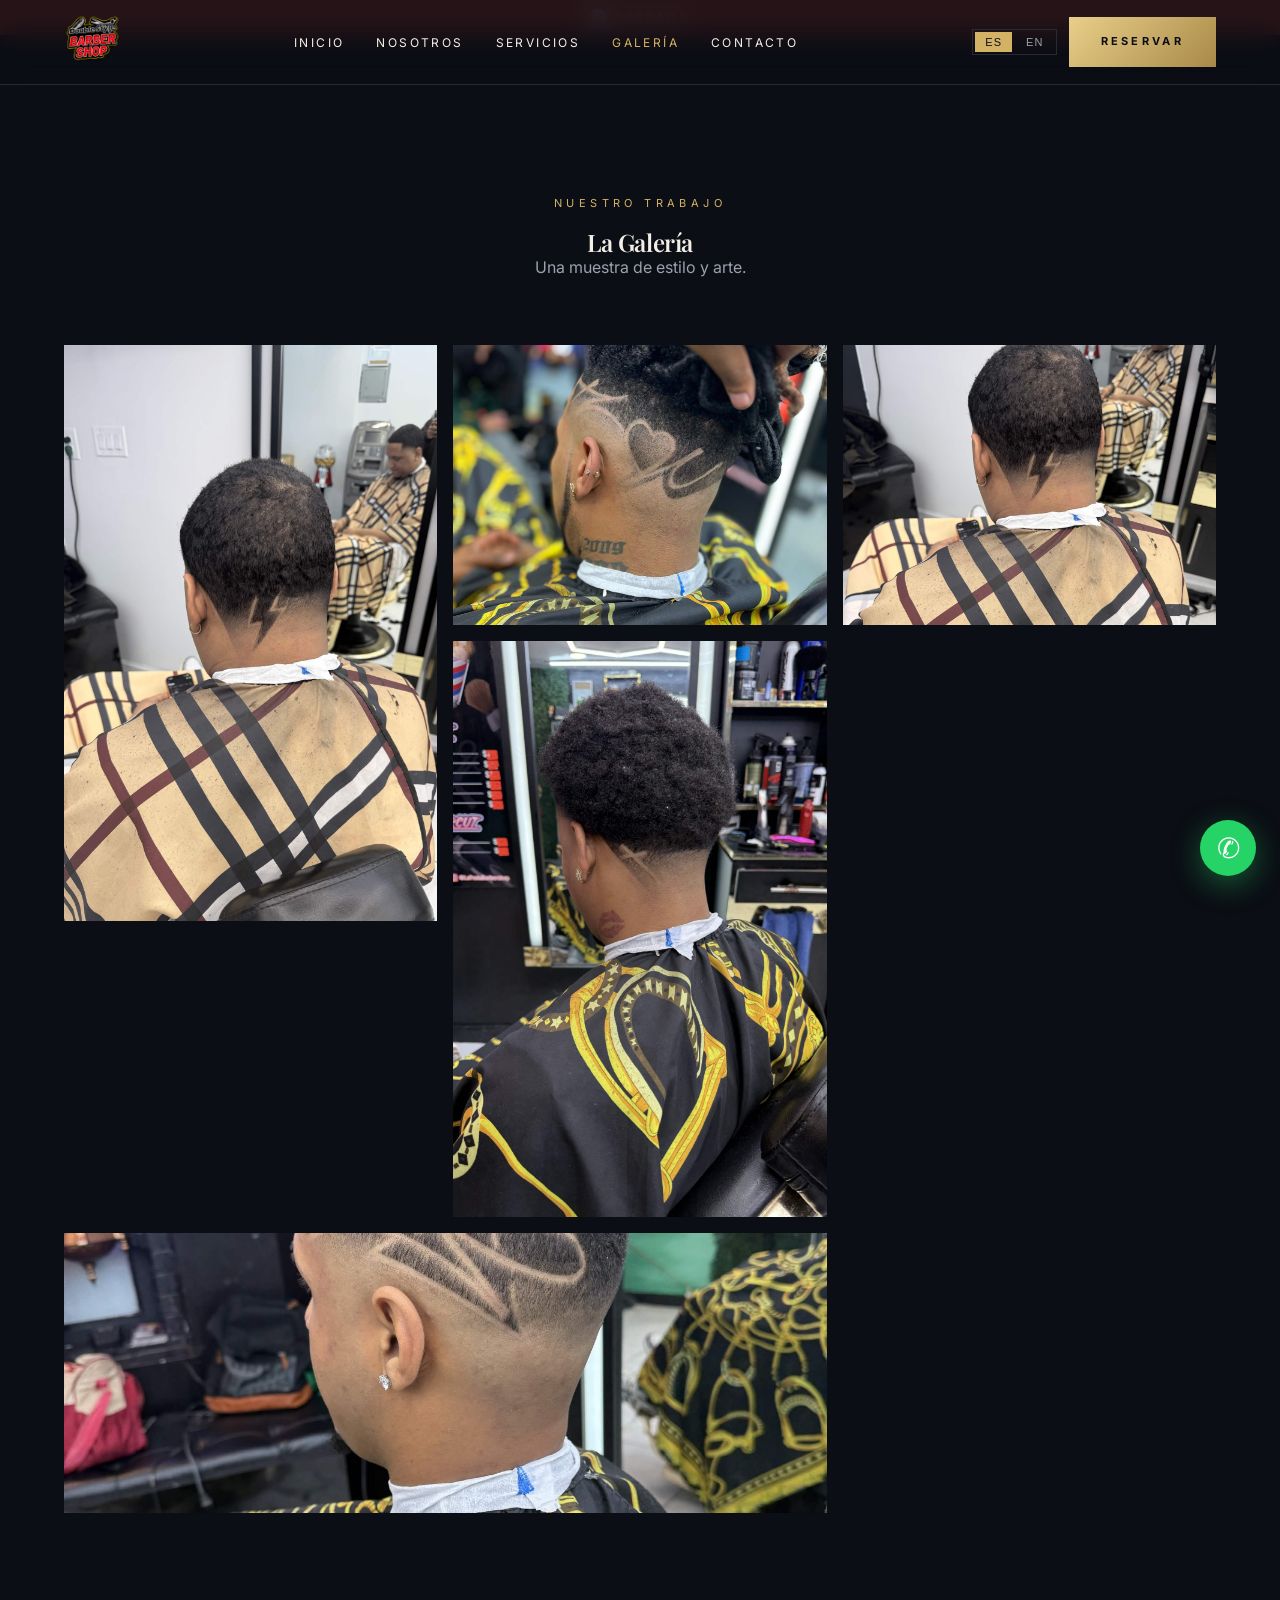
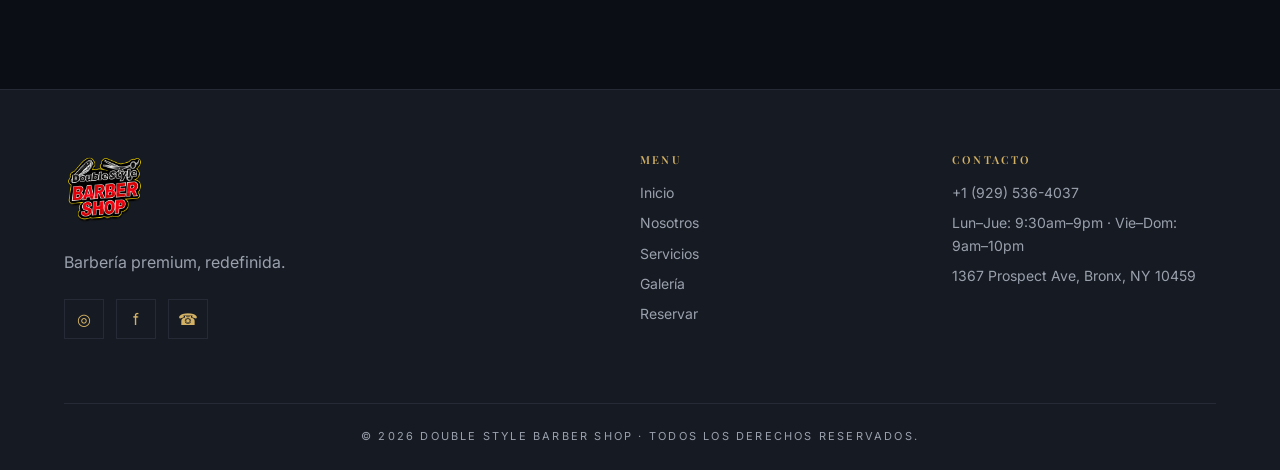
<file: gallery.html>
<!DOCTYPE html>
<html lang="es">
<head>
<meta charset="utf-8">
<meta name="viewport" content="width=device-width,initial-scale=1">
<title>Galería — Double Style Barber Shop</title>
<meta name="description" content="Double Style Barber Shop — Premium cuts, fades & money transfers in the Bronx. 1367 Prospect Ave.">
<link rel="preconnect" href="https://fonts.googleapis.com">
<link rel="preconnect" href="https://fonts.gstatic.com" crossorigin>
<link rel="stylesheet" href="https://fonts.googleapis.com/css2?family=Playfair+Display:wght@400;500;600;700;900&family=Inter:wght@300;400;500;600;700&display=swap">
<link rel="icon" href="assets/logo.png">
<link rel="stylesheet" href="styles.css">
</head>
<body>

<div id="status-banner" class="status-banner status-closed">⬤ Cargando…</div>
<header class="site">
  <nav class="nav">
    <a class="logo" href="index.html"><img src="assets/logo.png" alt="Double Style Barber Shop"></a>
    <ul id="navlist"><li><a class="" href="index.html" data-es="Inicio" data-en="Home">Inicio</a></li><li><a class="" href="about.html" data-es="Nosotros" data-en="About">Nosotros</a></li><li><a class="" href="services.html" data-es="Servicios" data-en="Services">Servicios</a></li><li><a class="active" href="gallery.html" data-es="Galería" data-en="Gallery">Galería</a></li><li><a class="" href="contact.html" data-es="Contacto" data-en="Contact">Contacto</a></li></ul>
    <div class="cta">
      <div class="lang-switch">
        <button data-lang="es" class="active">ES</button>
        <button data-lang="en">EN</button>
      </div>
      <a class="btn btn-gold" href="book.html" data-es="Reservar" data-en="Book Now">Reservar</a>
      <button class="menu-toggle" onclick="document.getElementById('navlist').classList.toggle('open')">☰</button>
    </div>
  </nav>
</header>

<main>

<section class="padded" style="padding-top:160px">
  <div class="container">
    <div class="section-head">
      <span class="eyebrow" data-es="Nuestro Trabajo" data-en="Our Work">Nuestro Trabajo</span>
      <h1 data-es="La Galería" data-en="The Gallery">La Galería</h1>
      <p data-es="Una muestra de estilo y arte." data-en="A showcase of style and craftsmanship.">Una muestra de estilo y arte.</p>
    </div>
    <div class="gallery-masonry">
      <div class="item span-2"><img src="assets/gallery-real-1.jpg" alt="Cut 1"></div>
      <div class="item"><img src="assets/gallery-real-2.jpg" alt="Cut 2"></div>
      <div class="item"><img src="assets/gallery-real-3.jpg" alt="Cut 3"></div>
      <div class="item span-2"><img src="assets/gallery-real-4.jpg" alt="Cut 4"></div>
      <div class="item col-2"><img src="assets/gallery-real-5.jpg" alt="Cut 5"></div>
    </div>
  </div>
</section>

</main>

<footer class="site">
  <div class="container">
    <div class="grid-f">
      <div>
        <img src="assets/logo.png" alt="Double Style" style="height:80px;margin-bottom:16px">
        <p class="muted" style="max-width:380px" data-es="Barbería premium, redefinida." data-en="Premium barbering, redefined.">Barbería premium, redefinida.</p>
        <div class="socials">
          <a href="#" aria-label="Instagram">◎</a>
          <a href="#" aria-label="Facebook">f</a>
          <a href="tel:19295364037" aria-label="Phone">☎</a>
        </div>
      </div>
      <div>
        <h4>Menu</h4>
        <ul>
          <li><a href="index.html" data-es="Inicio" data-en="Home">Inicio</a></li>
          <li><a href="about.html" data-es="Nosotros" data-en="About">Nosotros</a></li>
          <li><a href="services.html" data-es="Servicios" data-en="Services">Servicios</a></li>
          <li><a href="gallery.html" data-es="Galería" data-en="Gallery">Galería</a></li>
          <li><a href="book.html" data-es="Reservar" data-en="Book">Reservar</a></li>
        </ul>
      </div>
      <div>
        <h4 data-es="Contacto" data-en="Contact">Contacto</h4>
        <ul>
          <li>+1 (929) 536-4037</li>
          <li>Lun–Jue: 9:30am–9pm · Vie–Dom: 9am–10pm</li>
          <li>1367 Prospect Ave, Bronx, NY 10459</li>
        </ul>
      </div>
    </div>
    <div class="copyright">© <span id="year"></span> Double Style Barber Shop · <span data-es="Todos los derechos reservados." data-en="All rights reserved.">Todos los derechos reservados.</span></div>
  </div>
</footer>
<a class="wa-float" href="https://wa.me/19295364037" target="_blank" rel="noopener" aria-label="WhatsApp">✆</a>

<script src="app.js"></script>

</body>
</html>
</file>
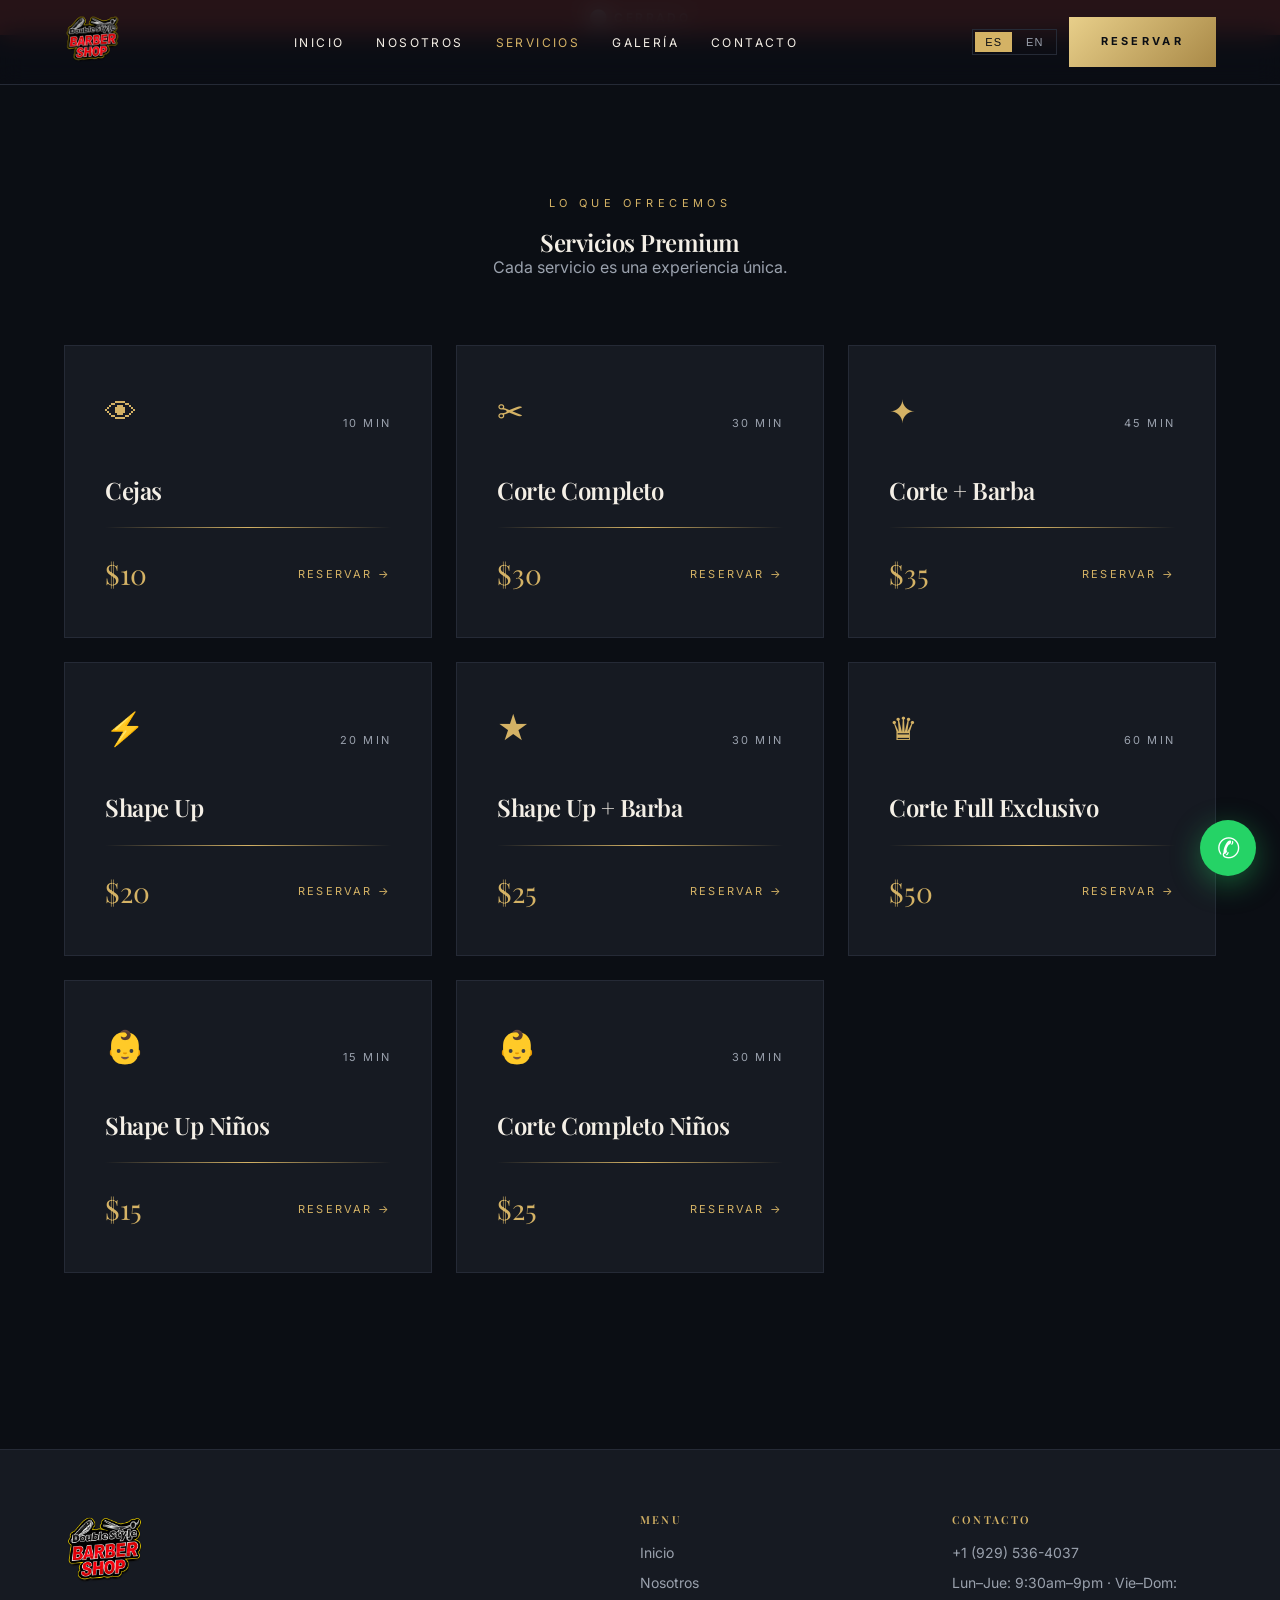
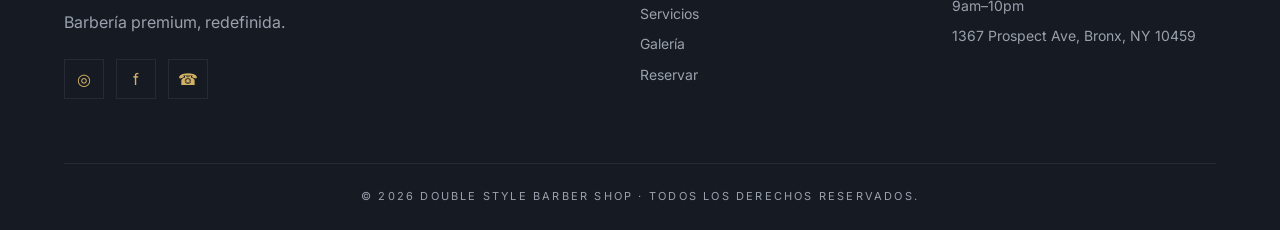
<file: services.html>
<!DOCTYPE html>
<html lang="es">
<head>
<meta charset="utf-8">
<meta name="viewport" content="width=device-width,initial-scale=1">
<title>Servicios — Double Style Barber Shop</title>
<meta name="description" content="Double Style Barber Shop — Premium cuts, fades & money transfers in the Bronx. 1367 Prospect Ave.">
<link rel="preconnect" href="https://fonts.googleapis.com">
<link rel="preconnect" href="https://fonts.gstatic.com" crossorigin>
<link rel="stylesheet" href="https://fonts.googleapis.com/css2?family=Playfair+Display:wght@400;500;600;700;900&family=Inter:wght@300;400;500;600;700&display=swap">
<link rel="icon" href="assets/logo.png">
<link rel="stylesheet" href="styles.css">
</head>
<body>

<div id="status-banner" class="status-banner status-closed">⬤ Cargando…</div>
<header class="site">
  <nav class="nav">
    <a class="logo" href="index.html"><img src="assets/logo.png" alt="Double Style Barber Shop"></a>
    <ul id="navlist"><li><a class="" href="index.html" data-es="Inicio" data-en="Home">Inicio</a></li><li><a class="" href="about.html" data-es="Nosotros" data-en="About">Nosotros</a></li><li><a class="active" href="services.html" data-es="Servicios" data-en="Services">Servicios</a></li><li><a class="" href="gallery.html" data-es="Galería" data-en="Gallery">Galería</a></li><li><a class="" href="contact.html" data-es="Contacto" data-en="Contact">Contacto</a></li></ul>
    <div class="cta">
      <div class="lang-switch">
        <button data-lang="es" class="active">ES</button>
        <button data-lang="en">EN</button>
      </div>
      <a class="btn btn-gold" href="book.html" data-es="Reservar" data-en="Book Now">Reservar</a>
      <button class="menu-toggle" onclick="document.getElementById('navlist').classList.toggle('open')">☰</button>
    </div>
  </nav>
</header>

<main>

<section class="padded" style="padding-top:160px">
  <div class="container">
    <div class="section-head">
      <span class="eyebrow" data-es="Lo Que Ofrecemos" data-en="What We Offer">Lo Que Ofrecemos</span>
      <h1 data-es="Servicios Premium" data-en="Premium Services">Servicios Premium</h1>
      <p data-es="Cada servicio es una experiencia única." data-en="Every service is a signature experience.">Cada servicio es una experiencia única.</p>
    </div>
    <div class="cards" style="grid-template-columns:repeat(3,1fr)">
<div class="card">
  <div class="row"><span class="icon">👁</span><span class="duration">10 min</span></div>
  <h3 data-es="Cejas" data-en="Eyebrows">Cejas</h3>
  <div class="divider-gold"></div>
  <div class="row" style="margin-bottom:0"><div class="price">$10</div><a href="book.html" class="gold" style="font-size:11px;letter-spacing:.2em;text-transform:uppercase" data-es="Reservar →" data-en="Book →">Reservar →</a></div>
</div>
<div class="card">
  <div class="row"><span class="icon">✂</span><span class="duration">30 min</span></div>
  <h3 data-es="Corte Completo" data-en="Men Full Haircut">Corte Completo</h3>
  <div class="divider-gold"></div>
  <div class="row" style="margin-bottom:0"><div class="price">$30</div><a href="book.html" class="gold" style="font-size:11px;letter-spacing:.2em;text-transform:uppercase" data-es="Reservar →" data-en="Book →">Reservar →</a></div>
</div>
<div class="card">
  <div class="row"><span class="icon">✦</span><span class="duration">45 min</span></div>
  <h3 data-es="Corte + Barba" data-en="Full Haircut + Beard">Corte + Barba</h3>
  <div class="divider-gold"></div>
  <div class="row" style="margin-bottom:0"><div class="price">$35</div><a href="book.html" class="gold" style="font-size:11px;letter-spacing:.2em;text-transform:uppercase" data-es="Reservar →" data-en="Book →">Reservar →</a></div>
</div>
<div class="card">
  <div class="row"><span class="icon">⚡</span><span class="duration">20 min</span></div>
  <h3 data-es="Shape Up" data-en="Men Shape Up">Shape Up</h3>
  <div class="divider-gold"></div>
  <div class="row" style="margin-bottom:0"><div class="price">$20</div><a href="book.html" class="gold" style="font-size:11px;letter-spacing:.2em;text-transform:uppercase" data-es="Reservar →" data-en="Book →">Reservar →</a></div>
</div>
<div class="card">
  <div class="row"><span class="icon">★</span><span class="duration">30 min</span></div>
  <h3 data-es="Shape Up + Barba" data-en="Shape Up + Beard">Shape Up + Barba</h3>
  <div class="divider-gold"></div>
  <div class="row" style="margin-bottom:0"><div class="price">$25</div><a href="book.html" class="gold" style="font-size:11px;letter-spacing:.2em;text-transform:uppercase" data-es="Reservar →" data-en="Book →">Reservar →</a></div>
</div>
<div class="card">
  <div class="row"><span class="icon">♛</span><span class="duration">60 min</span></div>
  <h3 data-es="Corte Full Exclusivo" data-en="Full Exclusive Haircut">Corte Full Exclusivo</h3>
  <div class="divider-gold"></div>
  <div class="row" style="margin-bottom:0"><div class="price">$50</div><a href="book.html" class="gold" style="font-size:11px;letter-spacing:.2em;text-transform:uppercase" data-es="Reservar →" data-en="Book →">Reservar →</a></div>
</div>
<div class="card">
  <div class="row"><span class="icon">👶</span><span class="duration">15 min</span></div>
  <h3 data-es="Shape Up Niños" data-en="Kids Shape Up">Shape Up Niños</h3>
  <div class="divider-gold"></div>
  <div class="row" style="margin-bottom:0"><div class="price">$15</div><a href="book.html" class="gold" style="font-size:11px;letter-spacing:.2em;text-transform:uppercase" data-es="Reservar →" data-en="Book →">Reservar →</a></div>
</div>
<div class="card">
  <div class="row"><span class="icon">👶</span><span class="duration">30 min</span></div>
  <h3 data-es="Corte Completo Niños" data-en="Kids Full Haircut">Corte Completo Niños</h3>
  <div class="divider-gold"></div>
  <div class="row" style="margin-bottom:0"><div class="price">$25</div><a href="book.html" class="gold" style="font-size:11px;letter-spacing:.2em;text-transform:uppercase" data-es="Reservar →" data-en="Book →">Reservar →</a></div>
</div></div>
  </div>
</section>

</main>

<footer class="site">
  <div class="container">
    <div class="grid-f">
      <div>
        <img src="assets/logo.png" alt="Double Style" style="height:80px;margin-bottom:16px">
        <p class="muted" style="max-width:380px" data-es="Barbería premium, redefinida." data-en="Premium barbering, redefined.">Barbería premium, redefinida.</p>
        <div class="socials">
          <a href="#" aria-label="Instagram">◎</a>
          <a href="#" aria-label="Facebook">f</a>
          <a href="tel:19295364037" aria-label="Phone">☎</a>
        </div>
      </div>
      <div>
        <h4>Menu</h4>
        <ul>
          <li><a href="index.html" data-es="Inicio" data-en="Home">Inicio</a></li>
          <li><a href="about.html" data-es="Nosotros" data-en="About">Nosotros</a></li>
          <li><a href="services.html" data-es="Servicios" data-en="Services">Servicios</a></li>
          <li><a href="gallery.html" data-es="Galería" data-en="Gallery">Galería</a></li>
          <li><a href="book.html" data-es="Reservar" data-en="Book">Reservar</a></li>
        </ul>
      </div>
      <div>
        <h4 data-es="Contacto" data-en="Contact">Contacto</h4>
        <ul>
          <li>+1 (929) 536-4037</li>
          <li>Lun–Jue: 9:30am–9pm · Vie–Dom: 9am–10pm</li>
          <li>1367 Prospect Ave, Bronx, NY 10459</li>
        </ul>
      </div>
    </div>
    <div class="copyright">© <span id="year"></span> Double Style Barber Shop · <span data-es="Todos los derechos reservados." data-en="All rights reserved.">Todos los derechos reservados.</span></div>
  </div>
</footer>
<a class="wa-float" href="https://wa.me/19295364037" target="_blank" rel="noopener" aria-label="WhatsApp">✆</a>

<script src="app.js"></script>

</body>
</html>
</file>
<file: styles.css>
:root{
  --bg:#0b0e14; --fg:#f4efe6; --card:#161a22; --muted:#9aa1ad;
  --border:#252a36; --gold:#d4b265; --gold2:#a98947; --red:#c0392b; --green:#27ae60;
}
*{box-sizing:border-box;margin:0;padding:0}
html{scroll-behavior:smooth}
body{background:var(--bg);color:var(--fg);font-family:'Inter',sans-serif;-webkit-font-smoothing:antialiased;line-height:1.6}
h1,h2,h3,h4{font-family:'Playfair Display',serif;letter-spacing:-.02em;font-weight:600;line-height:1.1}
a{color:inherit;text-decoration:none}
img,video{max-width:100%;display:block}
.container{max-width:1200px;margin:0 auto;padding:0 24px}
.gold{color:var(--gold)}
.text-grad-gold{background:linear-gradient(135deg,#e8cf8a,#a98947);-webkit-background-clip:text;background-clip:text;color:transparent;font-style:italic}
.btn{display:inline-flex;align-items:center;gap:12px;padding:16px 32px;font-size:11px;letter-spacing:.3em;text-transform:uppercase;font-weight:700;cursor:pointer;border:none;transition:all .3s}
.btn-gold{background:linear-gradient(135deg,#e8cf8a,#a98947);color:#0b0e14}
.btn-gold:hover{box-shadow:0 10px 40px -10px rgba(212,178,101,.5)}
.btn-outline{background:transparent;color:var(--gold);border:1px solid rgba(212,178,101,.4)}
.btn-outline:hover{background:var(--gold);color:#0b0e14}
.eyebrow{font-size:11px;letter-spacing:.4em;text-transform:uppercase;color:var(--gold);margin-bottom:16px;display:block}
.divider-gold{height:1px;background:linear-gradient(90deg,transparent,var(--gold),transparent);margin:24px 0}

/* Status banner */
.status-banner{padding:8px 16px;text-align:center;font-size:12px;letter-spacing:.2em;text-transform:uppercase;font-weight:600;color:#fff}
.status-open{background:var(--green);animation:pulse 2s infinite}
.status-closed{background:var(--red)}
@keyframes pulse{0%,100%{opacity:1}50%{opacity:.85}}

/* Header */
header.site{position:fixed;top:0;left:0;right:0;z-index:50;background:rgba(11,14,20,.85);backdrop-filter:blur(12px);border-bottom:1px solid var(--border)}
.nav{display:flex;align-items:center;justify-content:space-between;padding:14px 24px;max-width:1200px;margin:0 auto}
.nav .logo img{height:56px}
.nav ul{display:flex;gap:32px;list-style:none}
.nav ul a{font-size:12px;letter-spacing:.2em;text-transform:uppercase;color:var(--fg);transition:color .2s}
.nav ul a:hover,.nav ul a.active{color:var(--gold)}
.nav .cta{display:flex;gap:12px;align-items:center}
.lang-switch{display:flex;gap:4px;border:1px solid var(--border);padding:2px}
.lang-switch button{background:transparent;color:var(--muted);padding:4px 10px;font-size:11px;cursor:pointer;border:none;letter-spacing:.1em}
.lang-switch button.active{background:var(--gold);color:#0b0e14}
.menu-toggle{display:none;background:none;border:none;color:var(--gold);font-size:24px;cursor:pointer}
@media(max-width:900px){
  .nav ul{display:none;position:absolute;top:100%;left:0;right:0;background:#0b0e14;flex-direction:column;padding:24px;border-bottom:1px solid var(--border)}
  .nav ul.open{display:flex}
  .menu-toggle{display:block}
  .nav .cta .btn{display:none}
}

/* Hero */
.hero{position:relative;min-height:100vh;display:flex;align-items:center;overflow:hidden;padding-top:100px}
.hero video,.hero .hero-bg{position:absolute;inset:0;width:100%;height:100%;object-fit:cover;z-index:0}
.hero::after{content:"";position:absolute;inset:0;background:linear-gradient(180deg,rgba(11,14,20,.4),rgba(11,14,20,.95));z-index:1}
.hero .container{position:relative;z-index:2}
.hero h1{font-size:clamp(48px,8vw,112px);line-height:1.05;margin:24px 0}
.hero p.sub{font-size:18px;color:rgba(244,239,230,.8);max-width:560px;margin:32px 0}
.hero .actions{display:flex;flex-wrap:wrap;gap:16px;margin-top:40px}

/* Money strip */
.money-strip{padding:24px;background:linear-gradient(135deg,#e8cf8a,#a98947);color:#0b0e14;text-align:center}
.money-strip h3{font-family:'Playfair Display',serif;font-size:22px;display:inline-block;margin-right:16px}
.money-strip span{font-size:12px;letter-spacing:.2em;text-transform:uppercase}

/* Sections */
section.padded{padding:96px 0}
.section-head{text-align:center;max-width:640px;margin:0 auto 64px}
.section-head h2{font-size:clamp(36px,5vw,52px);margin-bottom:16px}
.section-head p{color:var(--muted)}

/* About teaser */
.grid-2{display:grid;grid-template-columns:1fr 1fr;gap:64px;align-items:center}
@media(max-width:900px){.grid-2{grid-template-columns:1fr}}
.stats{display:grid;grid-template-columns:repeat(3,1fr);gap:24px;margin-top:32px}
.stat .num{font-family:'Playfair Display',serif;font-size:36px;color:var(--gold)}
.stat .lbl{font-size:11px;letter-spacing:.2em;text-transform:uppercase;color:var(--muted);margin-top:4px}

/* Service cards */
.cards{display:grid;grid-template-columns:repeat(3,1fr);gap:24px}
@media(max-width:900px){.cards{grid-template-columns:1fr 1fr}}
@media(max-width:600px){.cards{grid-template-columns:1fr}}
.card{background:var(--card);border:1px solid var(--border);padding:40px;transition:transform .4s,border-color .3s,box-shadow .4s}
.card:hover{transform:translateY(-6px);border-color:rgba(212,178,101,.5);box-shadow:0 20px 60px -15px rgba(0,0,0,.6)}
.card .icon{font-size:32px;color:var(--gold);margin-bottom:24px;display:block}
.card h3{font-size:24px;margin-bottom:12px}
.card p{color:var(--muted);font-size:14px}
.card .price{font-family:'Playfair Display',serif;font-size:28px;color:var(--gold)}
.card .row{display:flex;justify-content:space-between;align-items:center;margin-bottom:16px}
.card .duration{font-size:11px;letter-spacing:.2em;text-transform:uppercase;color:var(--muted)}

/* Gallery */
.gallery-grid{display:grid;grid-template-columns:repeat(3,1fr);gap:16px}
@media(max-width:700px){.gallery-grid{grid-template-columns:1fr 1fr}}
.gallery-grid .item{overflow:hidden;aspect-ratio:4/5}
.gallery-grid img{width:100%;height:100%;object-fit:cover;transition:transform .7s}
.gallery-grid .item:hover img{transform:scale(1.1)}
.gallery-masonry{display:grid;grid-template-columns:repeat(3,1fr);grid-auto-rows:280px;gap:16px}
.gallery-masonry .item{overflow:hidden}
.gallery-masonry .item img{width:100%;height:100%;object-fit:cover;transition:transform .7s}
.gallery-masonry .item:hover img{transform:scale(1.1)}
.gallery-masonry .span-2{grid-row:span 2}
.gallery-masonry .col-2{grid-column:span 2}
@media(max-width:700px){.gallery-masonry{grid-template-columns:1fr 1fr}.gallery-masonry .col-2,.gallery-masonry .span-2{grid-column:auto;grid-row:auto}}

/* Reviews */
.reviews-grid{display:grid;grid-template-columns:repeat(3,1fr);gap:24px;margin-bottom:48px}
@media(max-width:900px){.reviews-grid{grid-template-columns:1fr}}
.review-card{background:var(--card);border:1px solid var(--border);padding:24px}
.review-card .stars{color:var(--gold);margin-bottom:8px}
.review-card .name{font-family:'Playfair Display',serif;font-size:18px;margin-top:12px}
.review-card .date{font-size:11px;color:var(--muted);letter-spacing:.1em}
.review-form{background:var(--card);border:1px solid var(--border);padding:32px;max-width:600px;margin:0 auto}
.review-form input,.review-form textarea,.review-form select{width:100%;background:#1c2129;border:1px solid var(--border);padding:12px 16px;color:var(--fg);font-family:inherit;font-size:14px;margin-top:8px;border-radius:2px}
.review-form input:focus,.review-form textarea:focus{outline:none;border-color:var(--gold)}
.review-form label{display:block;margin-bottom:16px;font-size:11px;letter-spacing:.2em;text-transform:uppercase;color:var(--gold)}
.star-input{display:flex;gap:4px;margin-top:8px}
.star-input span{font-size:28px;color:#444;cursor:pointer;transition:color .2s}
.star-input span.on,.star-input span:hover,.star-input span:hover ~ span.on{color:var(--gold)}
.star-input:hover span{color:var(--gold)}
.star-input span:hover ~ span{color:#444}

/* Book form */
.book-form{background:var(--card);border:1px solid var(--border);padding:48px;box-shadow:0 20px 60px -15px rgba(0,0,0,.6)}
.book-form .grid-2-form{display:grid;grid-template-columns:1fr 1fr;gap:24px}
@media(max-width:700px){.book-form .grid-2-form{grid-template-columns:1fr}}
.book-form label{display:block;margin-bottom:24px}
.book-form .lbl{font-size:11px;letter-spacing:.2em;text-transform:uppercase;color:var(--gold);margin-bottom:8px;display:block}
.book-form input,.book-form select,.book-form textarea{width:100%;background:#1c2129;border:1px solid var(--border);padding:12px 16px;color:var(--fg);font-family:inherit;font-size:15px;border-radius:2px}
.book-form input:focus,.book-form select:focus,.book-form textarea:focus{outline:none;border-color:var(--gold)}
.book-form button{width:100%;margin-top:16px;justify-content:center}

/* Contact cards */
.contact-card{display:flex;gap:16px;padding:24px;background:var(--card);border:1px solid var(--border);transition:border .3s;align-items:flex-start;margin-bottom:16px}
.contact-card:hover{border-color:rgba(212,178,101,.5)}
.contact-card .ico{width:48px;height:48px;background:rgba(212,178,101,.12);display:flex;align-items:center;justify-content:center;color:var(--gold);font-size:20px;flex-shrink:0}
.contact-card .lbl{font-size:11px;letter-spacing:.2em;text-transform:uppercase;color:var(--muted)}
.contact-card .val{font-family:'Playfair Display',serif;font-size:18px;margin-top:4px}
.contact-promo{padding:24px;border:1px solid rgba(212,178,101,.4);background:linear-gradient(135deg,rgba(212,178,101,.1),transparent);margin-bottom:16px}
.contact-promo .lbl{font-size:11px;letter-spacing:.3em;text-transform:uppercase;color:var(--gold);margin-bottom:8px}
.map-frame{height:500px;border:1px solid var(--border);overflow:hidden}
.map-frame iframe{width:100%;height:100%;filter:grayscale(1) contrast(1.25);border:0}

/* FAQ */
.faq{max-width:800px;margin:0 auto}
.faq details{border:1px solid var(--border);background:var(--card);padding:20px 24px;margin-bottom:12px;cursor:pointer}
.faq summary{font-family:'Playfair Display',serif;font-size:18px;list-style:none;display:flex;justify-content:space-between;align-items:center}
.faq summary::after{content:"+";color:var(--gold);font-size:24px;transition:transform .3s}
.faq details[open] summary::after{transform:rotate(45deg)}
.faq details p{color:var(--muted);margin-top:12px;padding-top:12px;border-top:1px solid var(--border)}

/* CTA */
.cta-block{background:linear-gradient(135deg,var(--card),var(--bg));border:1px solid rgba(212,178,101,.3);padding:80px 32px;text-align:center}
.cta-block h2{font-size:clamp(28px,4vw,48px);margin-bottom:16px}
.cta-block p{color:var(--muted);margin-bottom:32px;max-width:520px;margin-left:auto;margin-right:auto}

/* Footer */
footer.site{background:var(--card);border-top:1px solid var(--border);margin-top:80px}
footer.site .grid-f{display:grid;grid-template-columns:2fr 1fr 1fr;gap:48px;padding:64px 0}
@media(max-width:800px){footer.site .grid-f{grid-template-columns:1fr}}
footer.site h4{font-size:11px;letter-spacing:.2em;text-transform:uppercase;color:var(--gold);margin-bottom:16px}
footer.site ul{list-style:none;color:var(--muted);font-size:14px}
footer.site ul li{margin-bottom:8px}
footer.site .socials{display:flex;gap:12px;margin-top:24px}
footer.site .socials a{width:40px;height:40px;border:1px solid var(--border);display:flex;align-items:center;justify-content:center;color:var(--gold);transition:all .2s}
footer.site .socials a:hover{background:var(--gold);color:#0b0e14;border-color:var(--gold)}
footer.site .copyright{text-align:center;font-size:11px;letter-spacing:.2em;text-transform:uppercase;color:var(--muted);padding:24px 0;border-top:1px solid var(--border)}

/* WhatsApp float */
.wa-float{position:fixed;right:24px;bottom:24px;width:56px;height:56px;border-radius:50%;background:#25D366;display:flex;align-items:center;justify-content:center;color:#fff;font-size:28px;box-shadow:0 8px 30px rgba(37,211,102,.4);z-index:60;text-decoration:none;transition:transform .2s}
.wa-float:hover{transform:scale(1.1)}

/* Utility */
.text-center{text-align:center}
.muted{color:var(--muted)}
.shadow-luxury{box-shadow:0 20px 60px -15px rgba(0,0,0,.6)}
.ratio-cover{width:100%;height:600px;object-fit:cover}
@media(max-width:700px){.ratio-cover{height:400px}}
.row-spread{display:flex;justify-content:space-between;align-items:flex-end;margin-bottom:48px;flex-wrap:wrap;gap:16px}
.values-grid{display:grid;grid-template-columns:repeat(4,1fr);gap:24px}
@media(max-width:900px){.values-grid{grid-template-columns:1fr 1fr}}
.about-band{position:relative;height:400px;overflow:hidden;margin-top:48px}
.about-band img{width:100%;height:100%;object-fit:cover}
.about-band .overlay{position:absolute;inset:0;background:linear-gradient(to top,var(--bg),transparent);display:flex;align-items:flex-end;padding:48px}
.about-band .overlay h3{font-size:32px;max-width:560px}
.success-screen{padding-top:160px;padding-bottom:96px;text-align:center;min-height:100vh;display:flex;flex-direction:column;justify-content:center;align-items:center}
.success-screen .check{font-size:80px;color:var(--gold);margin-bottom:24px}
</file>
